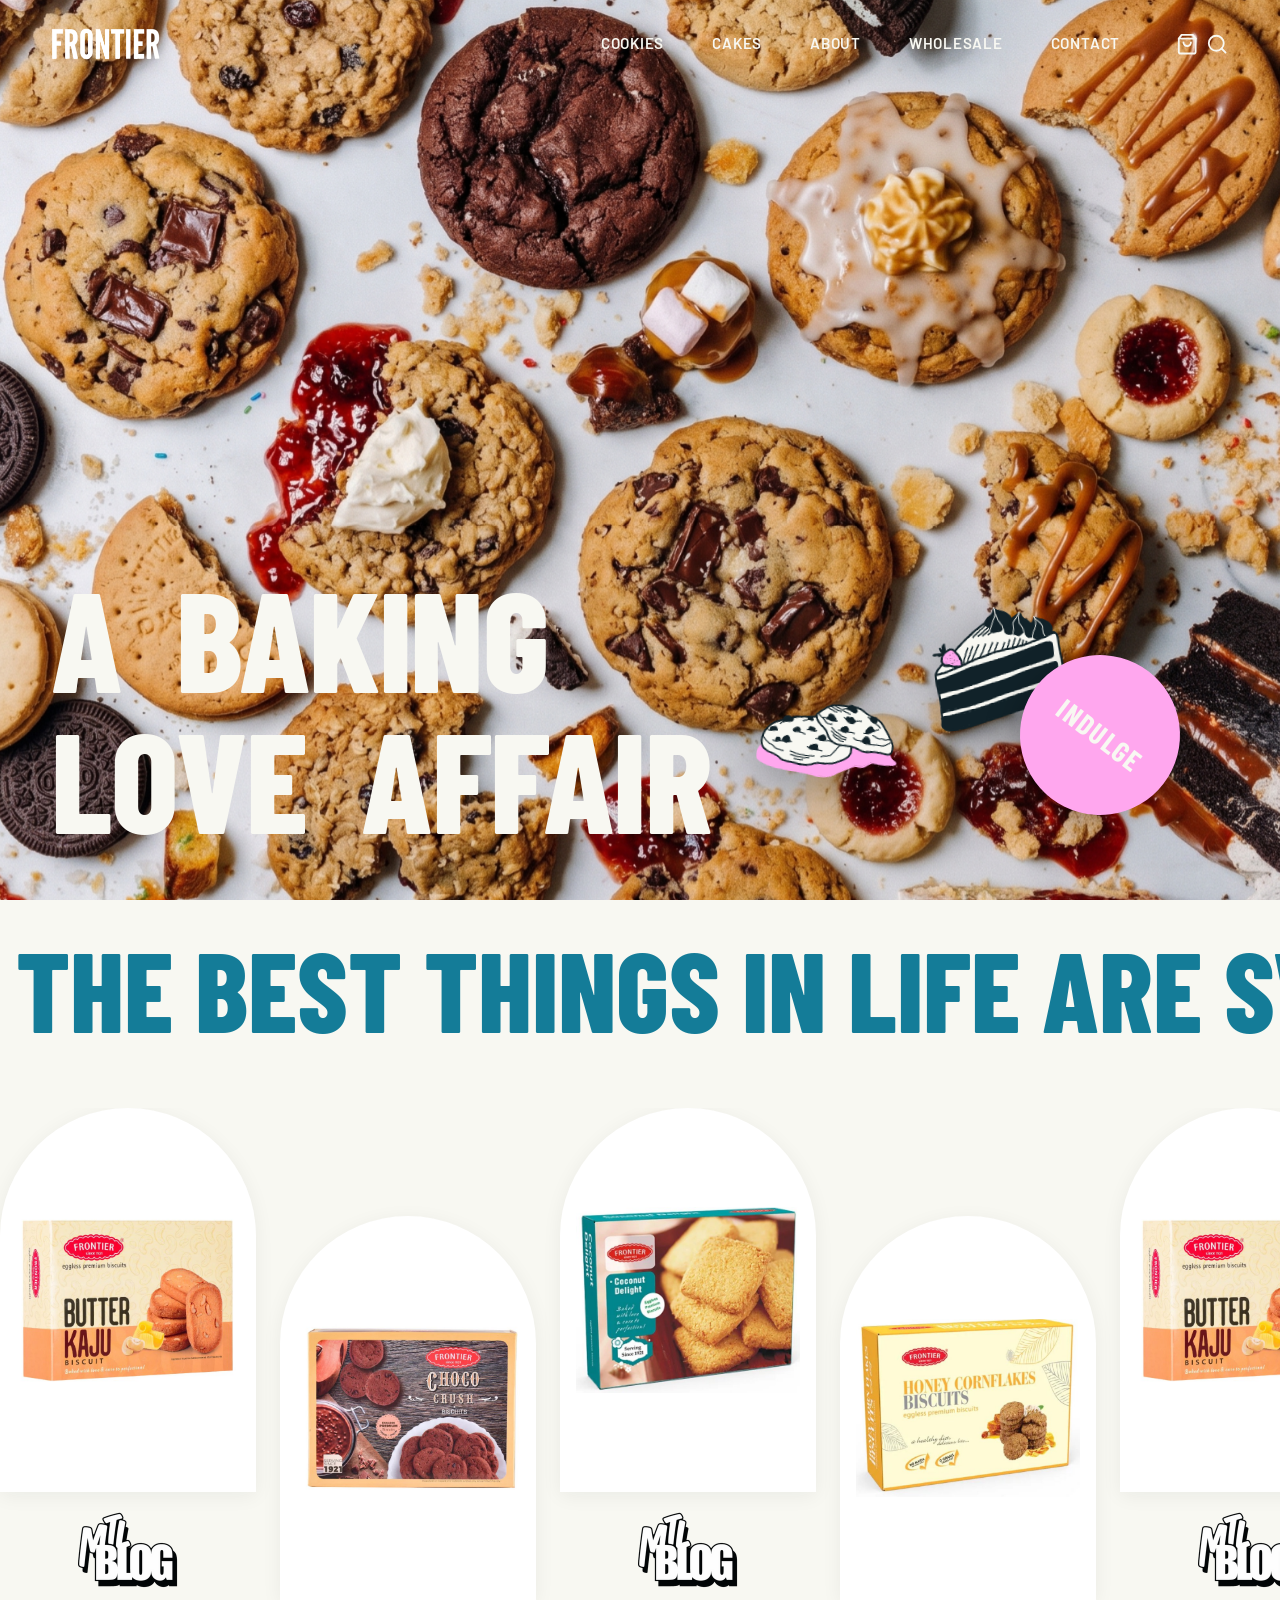
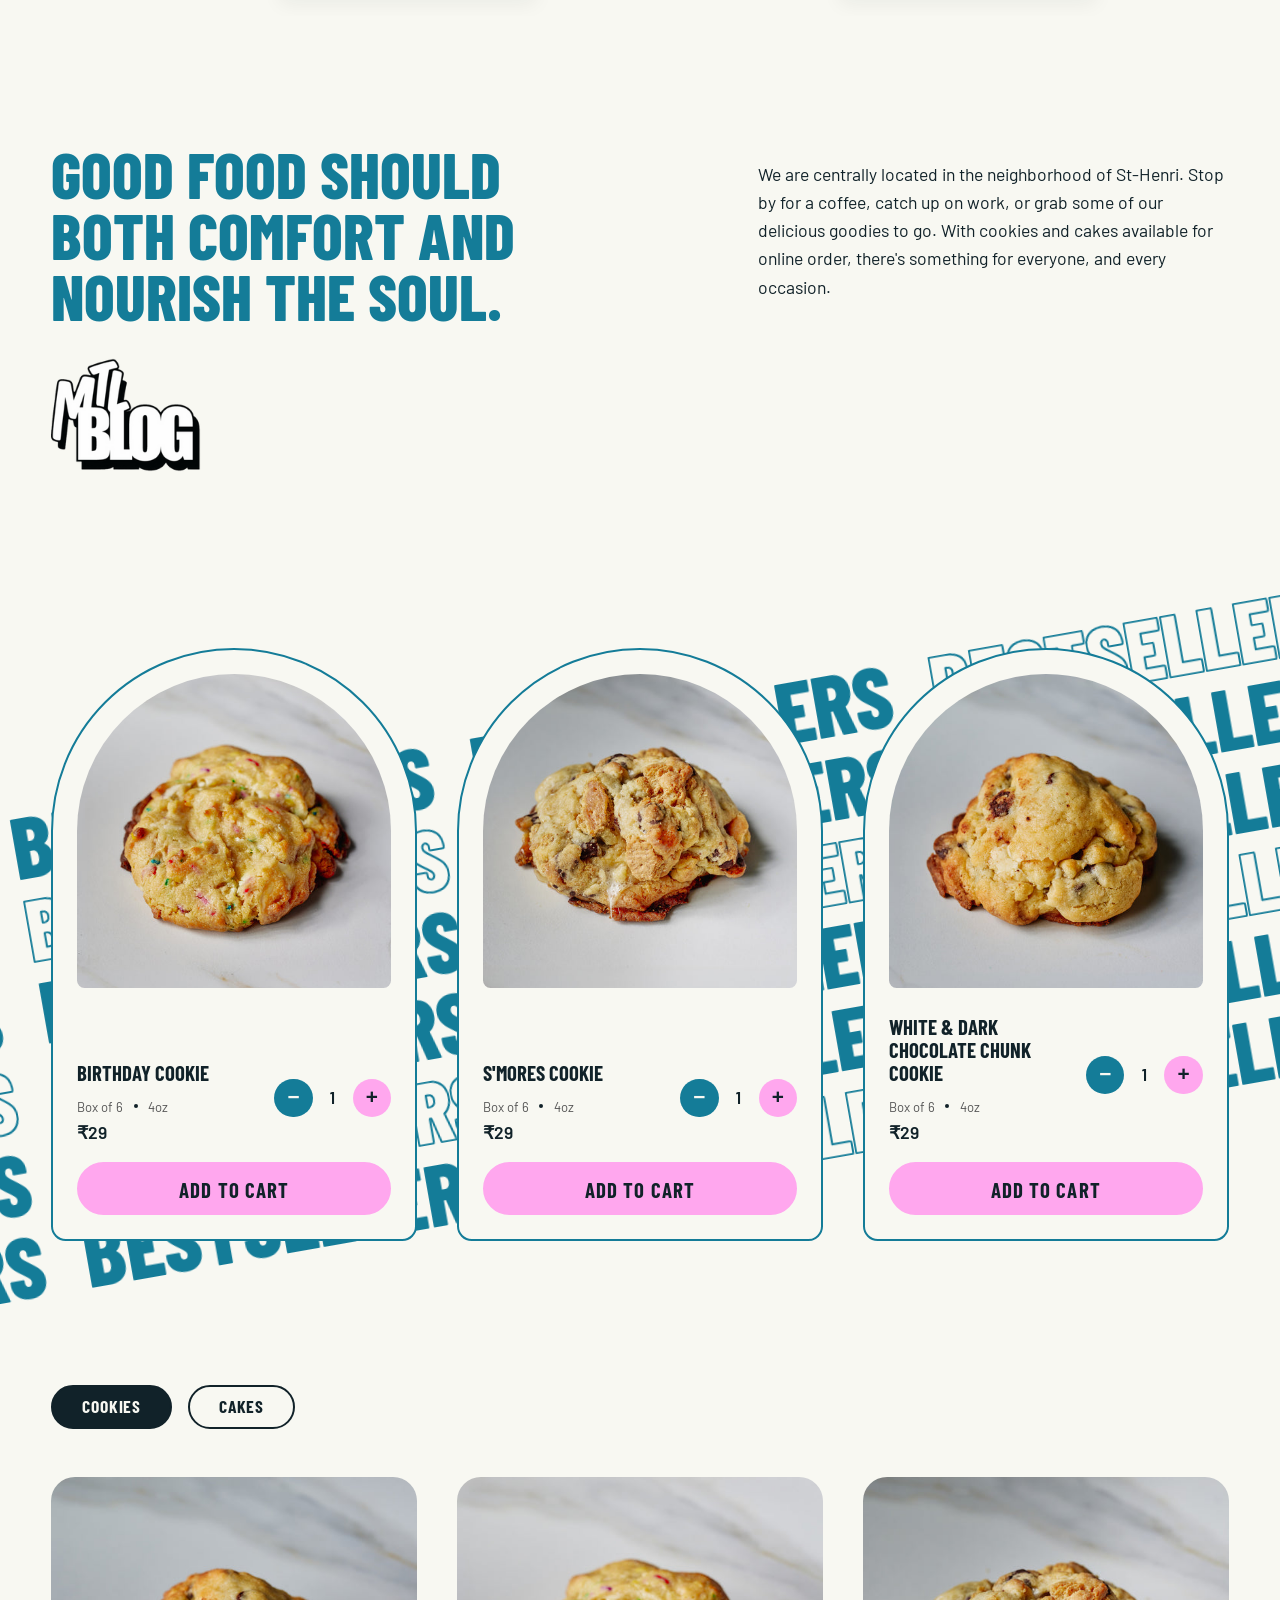
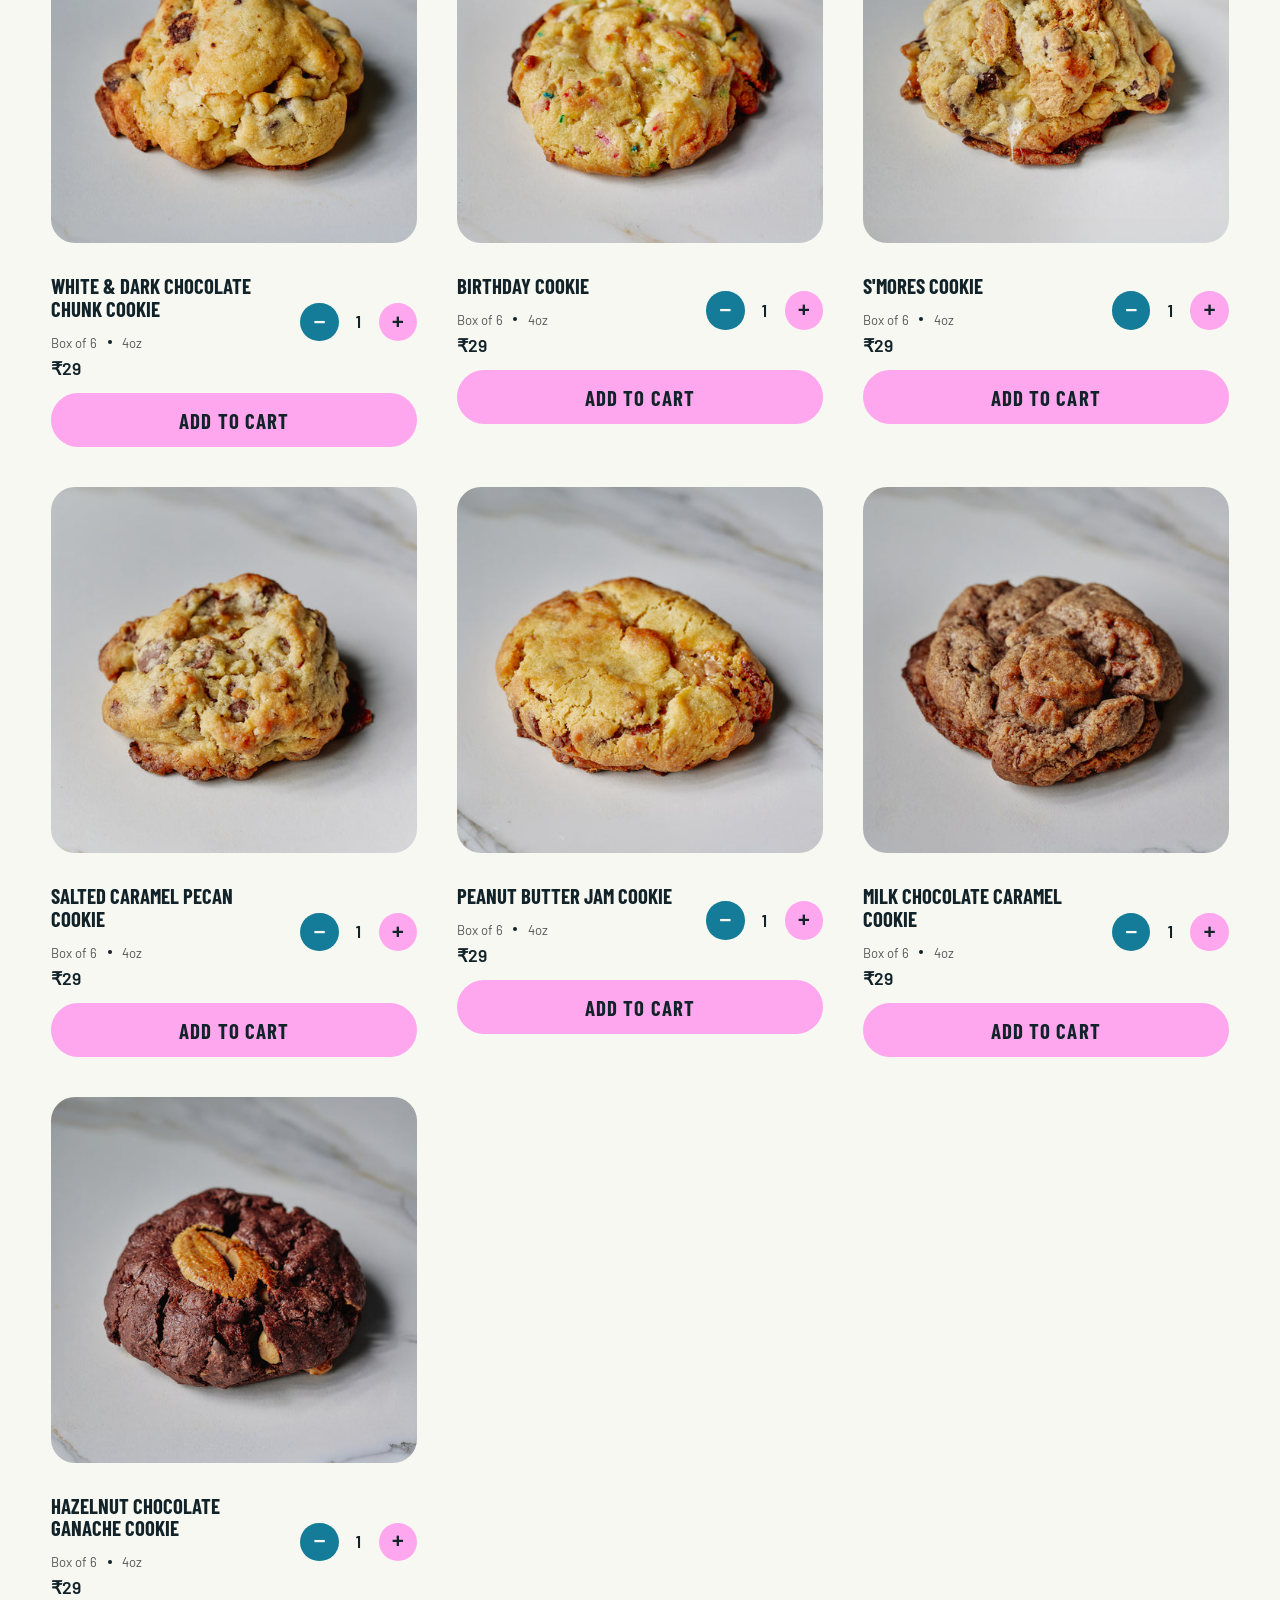
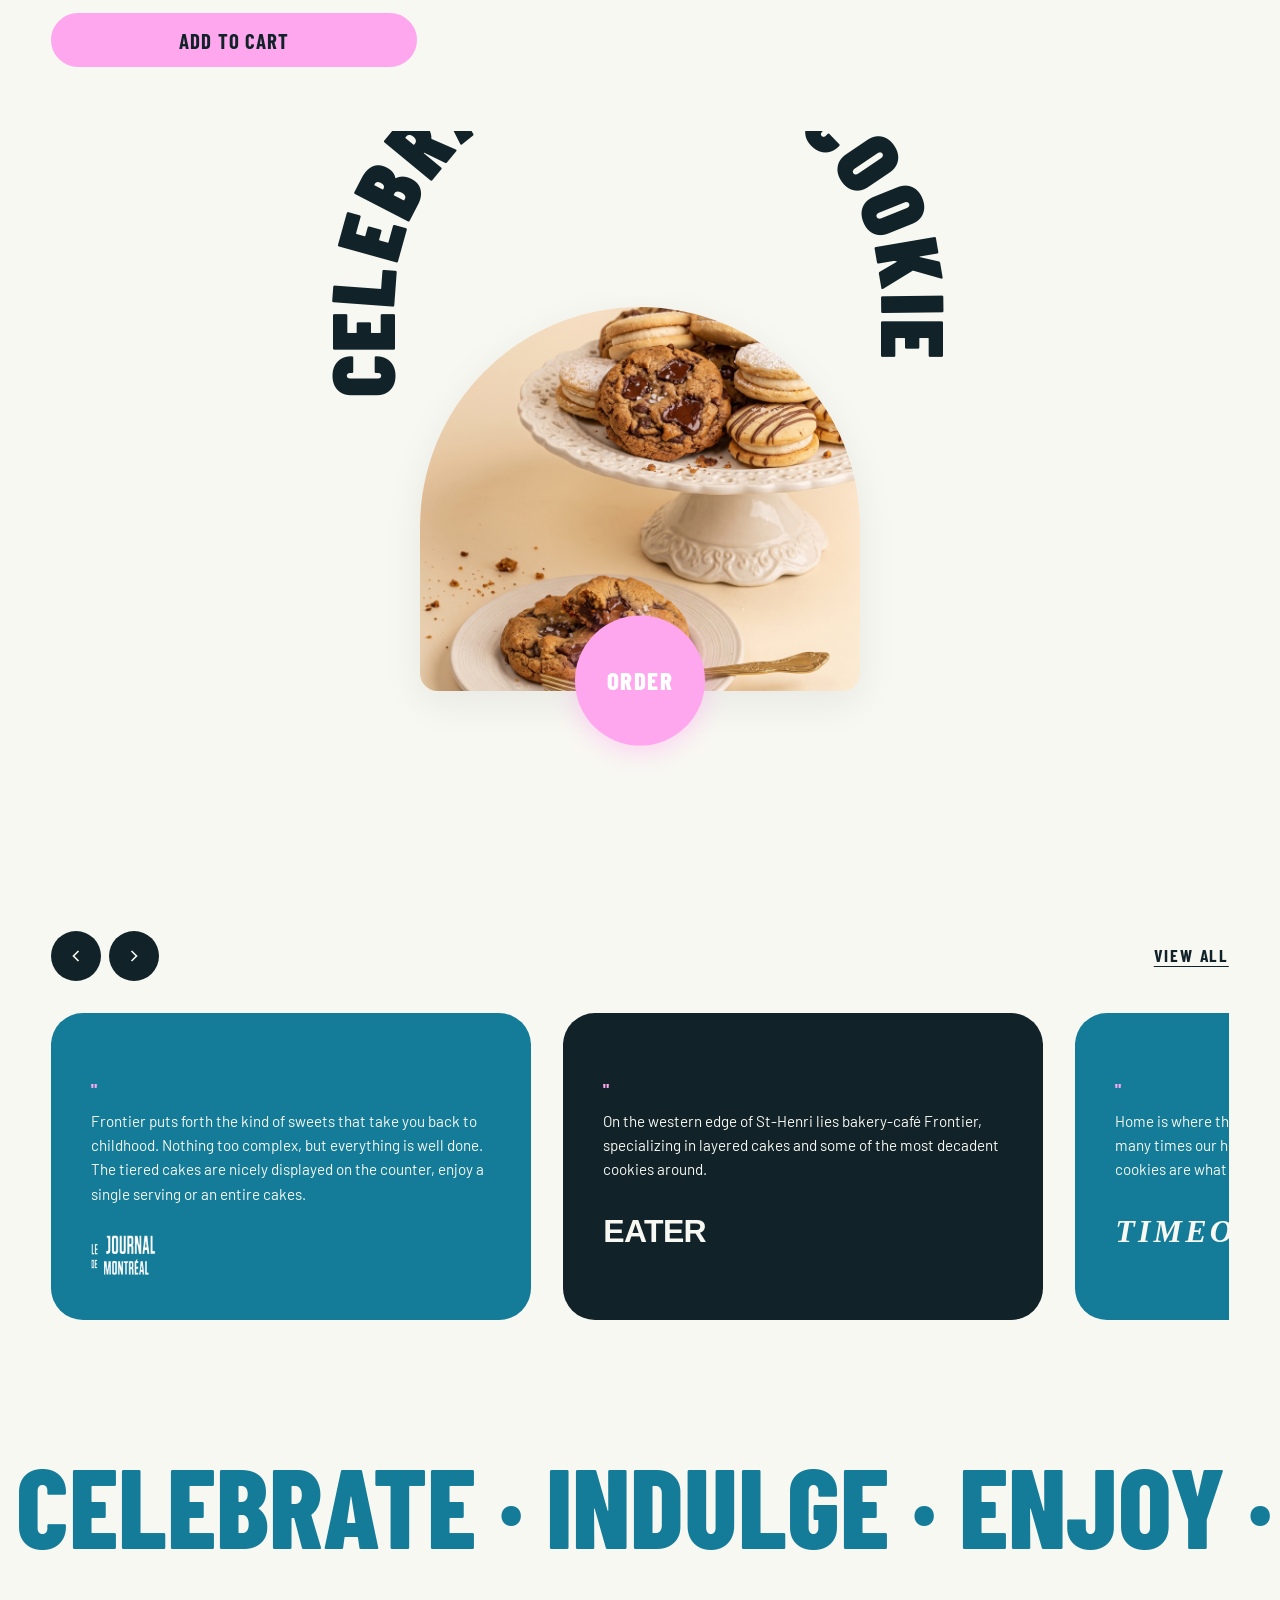
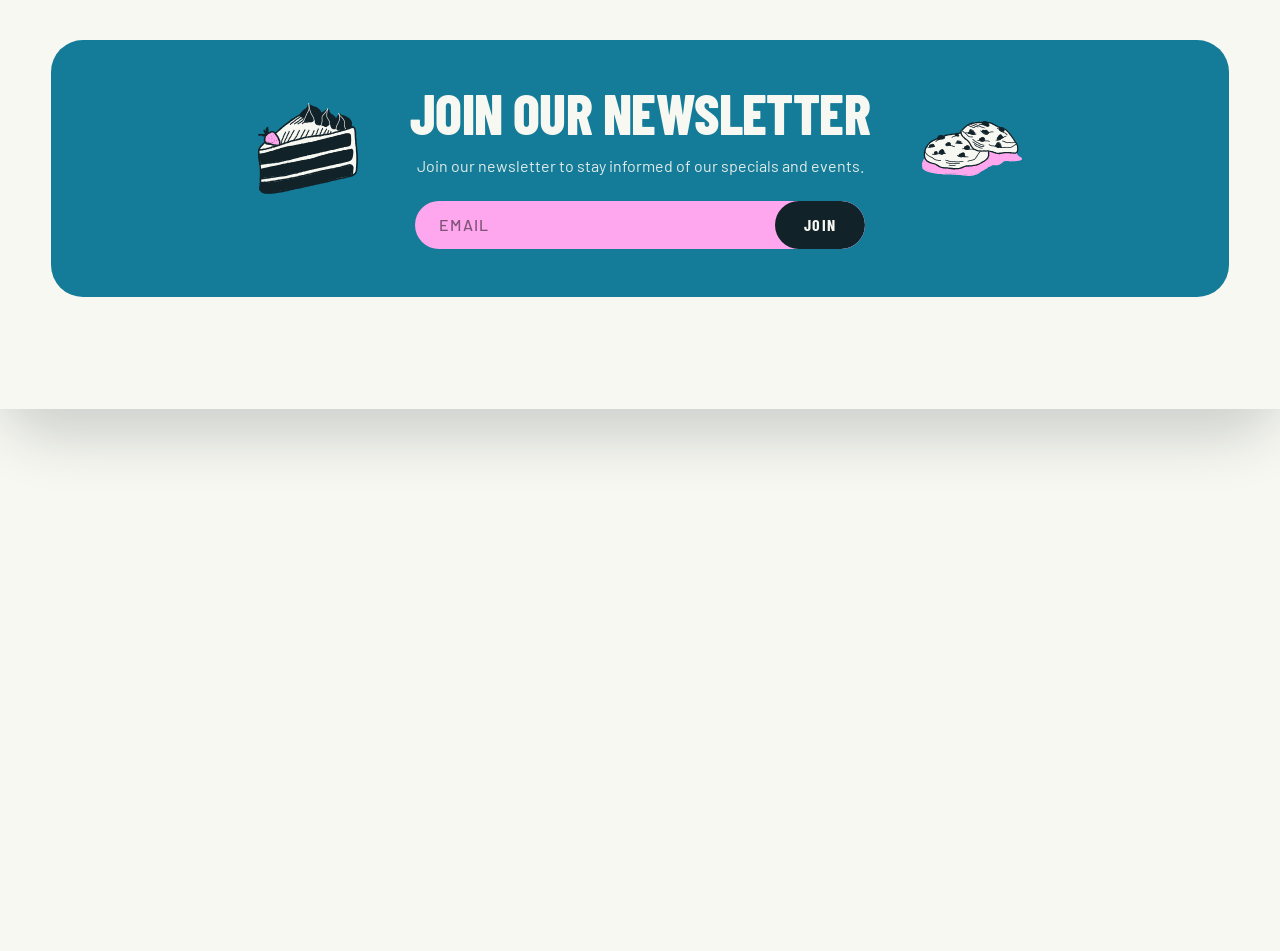
<file: index.html>
<!DOCTYPE html>
<html lang="en">

<head>
  <meta charset="UTF-8">
  <meta name="viewport" content="width=device-width, initial-scale=1.0">
  <title>Frontier Bakery</title>
  <link rel="icon" type="image/svg+xml" href="Components/cookie_full.svg">
  <link rel="stylesheet" href="main.css">
  <link rel="preconnect" href="https://fonts.googleapis.com">
  <link
    href="https://fonts.googleapis.com/css2?family=Barlow+Condensed:wght@400;600;700;800;900&family=Barlow:wght@400;500;600&display=swap"
    rel="stylesheet">
</head>

<body>

  <!-- HEADER / NAV -->
  <header id="main-header">
    <div class="site_logo">
      <a href="#" class="logo-link">
        <div class="Logo_Light Shown">
          <img src="Components/frontier-logo-white.png" alt="Frontier" />
        </div>
        <div class="Logo_Dark">
          <img src="Components/frontier-logo-dark.png" alt="Frontier" />
        </div>
      </a>
    </div>
    <nav>
      <ul class="main-menu">
        <li><a href="#tab-cookies">Cookies</a></li>
        <li><a href="#tab-cakes">Cakes</a></li>
        <li><a href="#about">About</a></li>
        <li><a href="#">Wholesale</a></li>
        <li><a href="contact.html">Contact</a></li>
      </ul>
      <div class="main-menu_right">
        <a href="#" class="menu_icon" aria-label="Cart">
          <svg class="Icon" xmlns="http://www.w3.org/2000/svg" viewBox="0 0 24 24" fill="none" stroke="currentColor"
            stroke-width="2" stroke-linecap="round" stroke-linejoin="round">
            <path d="M6 2L3 6v14a2 2 0 002 2h14a2 2 0 002-2V6l-3-4z" />
            <line x1="3" y1="6" x2="21" y2="6" />
            <path d="M16 10a4 4 0 01-8 0" />
          </svg>
        </a>
        <a href="#" class="menu_icon" aria-label="Search">
          <svg class="Icon" xmlns="http://www.w3.org/2000/svg" viewBox="0 0 24 24" fill="none" stroke="currentColor"
            stroke-width="2" stroke-linecap="round" stroke-linejoin="round">
            <circle cx="11" cy="11" r="8" />
            <line x1="21" y1="21" x2="16.65" y2="16.65" />
          </svg>
        </a>
      </div>
      <button class="menu_icon burger" aria-label="Menu">
        <svg xmlns="http://www.w3.org/2000/svg" viewBox="0 0 24 24" fill="none" stroke="currentColor" stroke-width="2">
          <line x1="3" y1="6" x2="21" y2="6" />
          <line x1="3" y1="12" x2="21" y2="12" />
          <line x1="3" y1="18" x2="21" y2="18" />
        </svg>
      </button>
    </nav>
  </header>

  <main>

    <!-- HERO SECTION -->
    <section class="Hero_Section">
      <div class="Hero_Wrapper Parallax_Wrapper" id="hero-wrapper">
        <div class="Hero_Back_Img Parallax_Back_Hero">
          <img src="Components/BERNICE_HeroCakeImage.png" alt="Frontier Bakery" class="Hero_Img" id="hero-img" />
        </div>
        <div class="Hero_Content Parallax_Hero_Front" id="hero-content">
          <div class="Hero_Heading_wrapper">
            <h1 class="Hero_Heading Cool_Text_Anim Words" id="hero-heading">
              <span class="Hero_Line Line_1">
                <span class="Word"><span>A</span></span>
                <span class="Word"><span>BAKING</span></span>
              </span>
              <span class="Hero_Line Line_2">
                <span class="Word"><span>LOVE</span></span>
                <span class="Word"><span>AFFAIR</span></span>
              </span>
            </h1>
            <div class="Hero_Float Parallax_Hero_Front" id="hero-float">
              <div class="Hero_Float_Anim">
                <a href="#tab-cookies" class="Hero_Float_Inner" data-content="Indulge">
                  INDULGE
                </a>
              </div>
            </div>
          </div>
          <div class="Hero_Stickers" id="hero-stickers">
            <div class="Hero_Sticker Sticker_Cake" title="Sweet Cakes">
              <img src="Components/cake_full.svg" alt="Cake SVG" />
            </div>
            <div class="Hero_Sticker Sticker_Cookie" title="Fresh Cookies">
              <img src="Components/cookie_full.svg" alt="Cookie SVG" />
            </div>
          </div>
        </div>
      </div>
    </section>

    <!-- MARQUEE SECTION -->
    <div class="Marquee">
      <div class="Marquee_Content" id="marquee1">
        <div>THE BEST THINGS IN LIFE ARE SWEET</div>
        <div class="Reversed">THE BEST THINGS IN LIFE ARE SWEET</div>
        <div>THE BEST THINGS IN LIFE ARE SWEET</div>
        <div class="Reversed">THE BEST THINGS IN LIFE ARE SWEET</div>
      </div>
    </div>

    <!-- ARCHES / GALLERY SECTION -->
    <section class="Arches_Display_Section">
      <div class="Arches_Display_Container">
        <div class="Arches_Display_Inner" id="arches-inner">
          <div class="Arch_Item">
            <div class="Window_Image Arch_Shape">
              <img src="Components/butter-kaju-biscuit.jpg" alt="Butter Kaju Biscuit" />
            </div>
            <div class="Arches_Display_Icon">
              <img src="Components/Fove_12.png" alt="Frontier bakery icon" />
            </div>
          </div>
          <div class="Arch_Item">
            <div class="Window_Image Arch_Shape">
              <img src="Components/choco-crush-biscuit.jpg" alt="Choco Crush Biscuits" />
            </div>
          </div>
          <div class="Arch_Item">
            <div class="Window_Image Arch_Shape">
              <img src="Components/coconut-delight-biscuit.jpg" alt="Coconut Delight Biscuit" />
            </div>
            <div class="Arches_Display_Icon">
              <img src="Components/Fove_12.png" alt="Frontier bakery icon" />
            </div>
          </div>
          <div class="Arch_Item">
            <div class="Window_Image Arch_Shape">
              <img src="Components/honey-cornflakes-biscuit.jpg" alt="Honey Cornflakes Biscuits" />
            </div>
          </div>
          <!-- Duplicate for seamless scroll -->
          <div class="Arch_Item">
            <div class="Window_Image Arch_Shape">
              <img src="Components/butter-kaju-biscuit.jpg" alt="Butter Kaju Biscuit" />
            </div>
            <div class="Arches_Display_Icon">
              <img src="Components/Fove_12.png" alt="Frontier bakery icon" />
            </div>
          </div>
          <div class="Arch_Item">
            <div class="Window_Image Arch_Shape">
              <img src="Components/choco-crush-biscuit.jpg" alt="Choco Crush Biscuits" />
            </div>
          </div>
          <div class="Arch_Item">
            <div class="Window_Image Arch_Shape">
              <img src="Components/coconut-delight-biscuit.jpg" alt="Coconut Delight Biscuit" />
            </div>
            <div class="Arches_Display_Icon">
              <img src="Components/Fove_12.png" alt="Frontier bakery icon" />
            </div>
          </div>
          <div class="Arch_Item">
            <div class="Window_Image Arch_Shape">
              <img src="Components/honey-cornflakes-biscuit.jpg" alt="Honey Cornflakes Biscuits" />
            </div>
          </div>
        </div>
      </div>
    </section>

    <!-- ABOUT SECTION -->
    <section class="About_Section" id="about">
      <div class="About_Content">
        <div class="About_Left">
          <h2 class="About_Heading">GOOD FOOD SHOULD<br>BOTH COMFORT AND<br>NOURISH THE SOUL.</h2>
          <div class="About_Icon">
            <img src="Components/Fove_12.png" alt="cake icon" />
          </div>
        </div>
        <div class="About_Right">
          <p>We are centrally located in the neighborhood of St-Henri. Stop by for a coffee, catch up on work, or grab
            some of our delicious goodies to go. With cookies and cakes available for online order, there's something
            for everyone, and every occasion.</p>
        </div>
      </div>
    </section>

    <!-- BESTSELLERS SECTION -->
    <section class="Bestsellers_Section">
      <!-- Animated Background Text Belt -->
      <div class="Bestsellers_Background_Belt" aria-hidden="true">
        <div class="Belt_Row">
          <div class="Belt_Content Reversed">
            <span class="Outlined">BESTSELLERS</span>
            <span>BESTSELLERS</span>
            <span>BESTSELLERS</span>
            <span class="Outlined">BESTSELLERS</span>
            <span>BESTSELLERS</span>
            <span>BESTSELLERS</span>
            <span class="Outlined">BESTSELLERS</span>
            <span>BESTSELLERS</span>
            <span class="Outlined">BESTSELLERS</span>
            <span>BESTSELLERS</span>
            <!-- Seamless loop duplicate -->
            <span class="Outlined">BESTSELLERS</span>
            <span>BESTSELLERS</span>
            <span>BESTSELLERS</span>
            <span class="Outlined">BESTSELLERS</span>
            <span>BESTSELLERS</span>
            <span>BESTSELLERS</span>
            <span class="Outlined">BESTSELLERS</span>
            <span>BESTSELLERS</span>
            <span class="Outlined">BESTSELLERS</span>
            <span>BESTSELLERS</span>
          </div>
        </div>
        <div class="Belt_Row">
          <div class="Belt_Content">
            <span>BESTSELLERS</span>
            <span class="Outlined">BESTSELLERS</span>
            <span>BESTSELLERS</span>
            <span>BESTSELLERS</span>
            <span class="Outlined">BESTSELLERS</span>
            <span>BESTSELLERS</span>
            <span>BESTSELLERS</span>
            <span class="Outlined">BESTSELLERS</span>
            <span>BESTSELLERS</span>
            <span class="Outlined">BESTSELLERS</span>
            <!-- Seamless loop duplicate -->
            <span>BESTSELLERS</span>
            <span class="Outlined">BESTSELLERS</span>
            <span>BESTSELLERS</span>
            <span>BESTSELLERS</span>
            <span class="Outlined">BESTSELLERS</span>
            <span>BESTSELLERS</span>
            <span>BESTSELLERS</span>
            <span class="Outlined">BESTSELLERS</span>
            <span>BESTSELLERS</span>
            <span class="Outlined">BESTSELLERS</span>
          </div>
        </div>
        <div class="Belt_Row">
          <div class="Belt_Content Reversed">
            <span>BESTSELLERS</span>
            <span>BESTSELLERS</span>
            <span class="Outlined">BESTSELLERS</span>
            <span>BESTSELLERS</span>
            <span>BESTSELLERS</span>
            <span class="Outlined">BESTSELLERS</span>
            <span>BESTSELLERS</span>
            <span>BESTSELLERS</span>
            <span class="Outlined">BESTSELLERS</span>
            <span>BESTSELLERS</span>
            <!-- Seamless loop duplicate -->
            <span>BESTSELLERS</span>
            <span>BESTSELLERS</span>
            <span class="Outlined">BESTSELLERS</span>
            <span>BESTSELLERS</span>
            <span>BESTSELLERS</span>
            <span class="Outlined">BESTSELLERS</span>
            <span>BESTSELLERS</span>
            <span>BESTSELLERS</span>
            <span class="Outlined">BESTSELLERS</span>
            <span>BESTSELLERS</span>
          </div>
        </div>
        <div class="Belt_Row">
          <div class="Belt_Content">
            <span class="Outlined">BESTSELLERS</span>
            <span>BESTSELLERS</span>
            <span>BESTSELLERS</span>
            <span class="Outlined">BESTSELLERS</span>
            <span>BESTSELLERS</span>
            <span>BESTSELLERS</span>
            <span class="Outlined">BESTSELLERS</span>
            <span>BESTSELLERS</span>
            <span>BESTSELLERS</span>
            <span class="Outlined">BESTSELLERS</span>
            <!-- Seamless loop duplicate -->
            <span class="Outlined">BESTSELLERS</span>
            <span>BESTSELLERS</span>
            <span>BESTSELLERS</span>
            <span class="Outlined">BESTSELLERS</span>
            <span>BESTSELLERS</span>
            <span>BESTSELLERS</span>
            <span class="Outlined">BESTSELLERS</span>
            <span>BESTSELLERS</span>
            <span>BESTSELLERS</span>
            <span class="Outlined">BESTSELLERS</span>
          </div>
        </div>
        <div class="Belt_Row">
          <div class="Belt_Content Reversed">
            <span>BESTSELLERS</span>
            <span class="Outlined">BESTSELLERS</span>
            <span>BESTSELLERS</span>
            <span>BESTSELLERS</span>
            <span class="Outlined">BESTSELLERS</span>
            <span>BESTSELLERS</span>
            <span>BESTSELLERS</span>
            <span class="Outlined">BESTSELLERS</span>
            <span>BESTSELLERS</span>
            <span>BESTSELLERS</span>
            <!-- Seamless loop duplicate -->
            <span>BESTSELLERS</span>
            <span class="Outlined">BESTSELLERS</span>
            <span>BESTSELLERS</span>
            <span>BESTSELLERS</span>
            <span class="Outlined">BESTSELLERS</span>
            <span>BESTSELLERS</span>
            <span>BESTSELLERS</span>
            <span class="Outlined">BESTSELLERS</span>
            <span>BESTSELLERS</span>
            <span>BESTSELLERS</span>
          </div>
        </div>
        <div class="Belt_Row">
          <div class="Belt_Content">
            <span>BESTSELLERS</span>
            <span>BESTSELLERS</span>
            <span class="Outlined">BESTSELLERS</span>
            <span>BESTSELLERS</span>
            <span class="Outlined">BESTSELLERS</span>
            <span>BESTSELLERS</span>
            <span>BESTSELLERS</span>
            <span class="Outlined">BESTSELLERS</span>
            <span>BESTSELLERS</span>
            <span class="Outlined">BESTSELLERS</span>
            <!-- Seamless loop duplicate -->
            <span>BESTSELLERS</span>
            <span>BESTSELLERS</span>
            <span class="Outlined">BESTSELLERS</span>
            <span>BESTSELLERS</span>
            <span class="Outlined">BESTSELLERS</span>
            <span>BESTSELLERS</span>
            <span>BESTSELLERS</span>
            <span class="Outlined">BESTSELLERS</span>
            <span>BESTSELLERS</span>
            <span class="Outlined">BESTSELLERS</span>
          </div>
        </div>
      </div>
      <div class="Bestsellers_Grid">
        <!-- Product 1 -->
        <div class="Product_Item">
          <a href="#" class="Product_Item_Image">
            <img src="Components/birthday-cookie-1.jpg" alt="Birthday Cookie"
              onerror="this.src='Components/Two_Food_Photograhers-160.jpg'" />
            <div class="Product_Item_Second_Image">
              <img src="Components/birthday-cookie-2.png" alt="Birthday Cookie 2"
                onerror="this.src='Components/Two_Food_Photograhers-160.jpg'" />
            </div>
            <span class="Product_Item_Ingredient" style="--top: 30%; --left: 50%; --rotation: -15deg;">RAINBOW
              SPRINKLES</span>
          </a>
          <div class="Product_Item_Content">
            <div>
              <p class="Product_Item_Title">BIRTHDAY COOKIE</p>
              <p><span class="Format">Box of 6</span> <span class="Separator_Dot"></span> <span
                  class="Weight">4oz</span></p>
              <span class="Price">₹29</span>
            </div>
            <div class="Quantity_Selector">
              <button class="qty-btn minus">−</button>
              <span class="qty-num">1</span>
              <button class="qty-btn plus">+</button>
            </div>
          </div>
          <div class="Product_Item_Submit_Container">
            <button class="Product_Item_Submit">ADD TO CART</button>
          </div>
        </div>

        <!-- Product 2 -->
        <div class="Product_Item">
          <a href="#" class="Product_Item_Image">
            <img src="Components/smores-cookie-1.jpg" alt="S'mores Cookie" />
            <div class="Product_Item_Second_Image">
              <img src="Components/smores-cookie-2.png" alt="S'mores Cookie 2" />
            </div>
            <span class="Product_Item_Ingredient"
              style="--top: 25%; --left: 40%; --rotation: 10deg;">MARSHMALLOWS</span>
            <span class="Product_Item_Ingredient" style="--top: 40%; --left: 65%; --rotation: -8deg;">DARK
              CHOCOLATE</span>
            <span class="Product_Item_Ingredient" style="--top: 65%; --left: 50%; --rotation: 5deg;">GRAHAM
              CRACKERS</span>
          </a>
          <div class="Product_Item_Content">
            <div>
              <p class="Product_Item_Title">S'MORES COOKIE</p>
              <p><span class="Format">Box of 6</span> <span class="Separator_Dot"></span> <span
                  class="Weight">4oz</span></p>
              <span class="Price">₹29</span>
            </div>
            <div class="Quantity_Selector">
              <button class="qty-btn minus">−</button>
              <span class="qty-num">1</span>
              <button class="qty-btn plus">+</button>
            </div>
          </div>
          <div class="Product_Item_Submit_Container">
            <button class="Product_Item_Submit">ADD TO CART</button>
          </div>
        </div>

        <!-- Product 3 -->
        <div class="Product_Item">
          <a href="#" class="Product_Item_Image">
            <img src="Components/white-dark-chocolate-chunk-cookie-1.jpg" alt="White & Dark Chocolate Chunk Cookie" />
            <div class="Product_Item_Second_Image">
              <img src="Components/white-dark-chocolate-chunk-cookie-2.png"
                alt="White & Dark Chocolate Chunk Cookie 2" />
            </div>
          </a>
          <div class="Product_Item_Content">
            <div>
              <p class="Product_Item_Title">WHITE & DARK CHOCOLATE CHUNK COOKIE</p>
              <p><span class="Format">Box of 6</span> <span class="Separator_Dot"></span> <span
                  class="Weight">4oz</span></p>
              <span class="Price">₹29</span>
            </div>
            <div class="Quantity_Selector">
              <button class="qty-btn minus">−</button>
              <span class="qty-num">1</span>
              <button class="qty-btn plus">+</button>
            </div>
          </div>
          <div class="Product_Item_Submit_Container">
            <button class="Product_Item_Submit">ADD TO CART</button>
          </div>
        </div>
      </div>
    </section>

    <!-- SHOP TABS SECTION -->
    <section class="Shop_Section">
      <div class="Shop_Tabs">
        <button class="Shop_Tab active" data-tab="cookies">COOKIES</button>
        <button class="Shop_Tab" data-tab="cakes">CAKES</button>
      </div>
      <div class="Shop_Grid" id="tab-cookies">
        <div class="Product_Item">
          <a href="#" class="Product_Item_Image Square">
            <img src="Components/white-dark-chocolate-chunk-cookie-1.jpg" alt="White & Dark Chocolate Chunk Cookie" />
          </a>
          <div class="Product_Item_Content">
            <div>
              <p class="Product_Item_Title">WHITE & DARK CHOCOLATE CHUNK COOKIE</p>
              <p><span class="Format">Box of 6</span> <span class="Separator_Dot"></span> <span
                  class="Weight">4oz</span></p>
              <span class="Price">₹29</span>
            </div>
            <div class="Quantity_Selector">
              <button class="qty-btn minus">−</button>
              <span class="qty-num">1</span>
              <button class="qty-btn plus">+</button>
            </div>
          </div>
          <div class="Product_Item_Submit_Container">
            <button class="Product_Item_Submit">ADD TO CART</button>
          </div>
        </div>
        <div class="Product_Item">
          <a href="#" class="Product_Item_Image Square">
            <img src="Components/birthday-cookie-1.jpg" alt="Birthday Cookie"
              onerror="this.src='Components/Two_Food_Photograhers-164.jpg'" />
          </a>
          <div class="Product_Item_Content">
            <div>
              <p class="Product_Item_Title">BIRTHDAY COOKIE</p>
              <p><span class="Format">Box of 6</span> <span class="Separator_Dot"></span> <span
                  class="Weight">4oz</span></p>
              <span class="Price">₹29</span>
            </div>
            <div class="Quantity_Selector">
              <button class="qty-btn minus">−</button>
              <span class="qty-num">1</span>
              <button class="qty-btn plus">+</button>
            </div>
          </div>
          <div class="Product_Item_Submit_Container">
            <button class="Product_Item_Submit">ADD TO CART</button>
          </div>
        </div>
        <div class="Product_Item">
          <a href="#" class="Product_Item_Image Square">
            <img src="Components/smores-cookie-1.jpg" alt="S'mores Cookie" />
          </a>
          <div class="Product_Item_Content">
            <div>
              <p class="Product_Item_Title">S'MORES COOKIE</p>
              <p><span class="Format">Box of 6</span> <span class="Separator_Dot"></span> <span
                  class="Weight">4oz</span></p>
              <span class="Price">₹29</span>
            </div>
            <div class="Quantity_Selector">
              <button class="qty-btn minus">−</button>
              <span class="qty-num">1</span>
              <button class="qty-btn plus">+</button>
            </div>
          </div>
          <div class="Product_Item_Submit_Container">
            <button class="Product_Item_Submit">ADD TO CART</button>
          </div>
        </div>
        <div class="Product_Item">
          <a href="#" class="Product_Item_Image Square">
            <img src="Components/salted-caramel-pecan-cookie-1.jpg" alt="Salted Caramel Pecan Cookie" />
          </a>
          <div class="Product_Item_Content">
            <div>
              <p class="Product_Item_Title">SALTED CARAMEL PECAN COOKIE</p>
              <p><span class="Format">Box of 6</span> <span class="Separator_Dot"></span> <span
                  class="Weight">4oz</span></p>
              <span class="Price">₹29</span>
            </div>
            <div class="Quantity_Selector">
              <button class="qty-btn minus">−</button>
              <span class="qty-num">1</span>
              <button class="qty-btn plus">+</button>
            </div>
          </div>
          <div class="Product_Item_Submit_Container">
            <button class="Product_Item_Submit">ADD TO CART</button>
          </div>
        </div>
        <div class="Product_Item">
          <a href="#" class="Product_Item_Image Square">
            <img src="Components/peanut-butter-jam-cookie-1.jpg" alt="Peanut Butter Jam Cookie" />
          </a>
          <div class="Product_Item_Content">
            <div>
              <p class="Product_Item_Title">PEANUT BUTTER JAM COOKIE</p>
              <p><span class="Format">Box of 6</span> <span class="Separator_Dot"></span> <span
                  class="Weight">4oz</span></p>
              <span class="Price">₹29</span>
            </div>
            <div class="Quantity_Selector">
              <button class="qty-btn minus">−</button>
              <span class="qty-num">1</span>
              <button class="qty-btn plus">+</button>
            </div>
          </div>
          <div class="Product_Item_Submit_Container">
            <button class="Product_Item_Submit">ADD TO CART</button>
          </div>
        </div>
        <div class="Product_Item">
          <a href="#" class="Product_Item_Image Square">
            <img src="Components/milk-chocolate-caramel-cookie-1.jpg" alt="Milk Chocolate Caramel Cookie" />
          </a>
          <div class="Product_Item_Content">
            <div>
              <p class="Product_Item_Title">MILK CHOCOLATE CARAMEL COOKIE</p>
              <p><span class="Format">Box of 6</span> <span class="Separator_Dot"></span> <span
                  class="Weight">4oz</span></p>
              <span class="Price">₹29</span>
            </div>
            <div class="Quantity_Selector">
              <button class="qty-btn minus">−</button>
              <span class="qty-num">1</span>
              <button class="qty-btn plus">+</button>
            </div>
          </div>
          <div class="Product_Item_Submit_Container">
            <button class="Product_Item_Submit">ADD TO CART</button>
          </div>
        </div>
        <div class="Product_Item">
          <a href="#" class="Product_Item_Image Square">
            <img src="Components/hazelnut-chocolate-ganache-cookie-1.jpg" alt="Hazelnut Chocolate Ganache Cookie" />
            <div class="Product_Item_Second_Image">
              <img src="Components/hazelnut-chocolate-ganache-cookie-2.png" alt="Hazelnut Chocolate Ganache Cookie 2" />
            </div>
          </a>
          <div class="Product_Item_Content">
            <div>
              <p class="Product_Item_Title">HAZELNUT CHOCOLATE GANACHE COOKIE</p>
              <p><span class="Format">Box of 6</span> <span class="Separator_Dot"></span> <span
                  class="Weight">4oz</span></p>
              <span class="Price">₹29</span>
            </div>
            <div class="Quantity_Selector">
              <button class="qty-btn minus">−</button>
              <span class="qty-num">1</span>
              <button class="qty-btn plus">+</button>
            </div>
          </div>
          <div class="Product_Item_Submit_Container">
            <button class="Product_Item_Submit">ADD TO CART</button>
          </div>
        </div>
      </div>

      <!-- Cakes Tab (hidden by default) -->
      <div class="Shop_Grid hidden" id="tab-cakes">
        <div class="Product_Item">
          <a href="#" class="Product_Item_Image Square">
            <img src="Components/Bernice-BrownButterCake-03.jpg" alt="Brown Butter Cake" />
          </a>
          <div class="Product_Item_Content">
            <div>
              <p class="Product_Item_Title">BROWN BUTTER CAKE</p>
              <p><span class="Format">6 inch</span> <span class="Separator_Dot"></span> <span class="Weight">Serves
                  8</span></p>
              <span class="Price">₹75</span>
            </div>
            <div class="Quantity_Selector">
              <button class="qty-btn minus">−</button>
              <span class="qty-num">1</span>
              <button class="qty-btn plus">+</button>
            </div>
          </div>
          <div class="Product_Item_Submit_Container">
            <button class="Product_Item_Submit">ADD TO CART</button>
          </div>
        </div>
        <div class="Product_Item">
          <a href="#" class="Product_Item_Image Square">
            <img src="Components/honeycake-01.jpg" alt="Honey Cake" />
          </a>
          <div class="Product_Item_Content">
            <div>
              <p class="Product_Item_Title">HONEY CAKE</p>
              <p><span class="Format">6 inch</span> <span class="Separator_Dot"></span> <span class="Weight">Serves
                  8</span></p>
              <span class="Price">₹75</span>
            </div>
            <div class="Quantity_Selector">
              <button class="qty-btn minus">−</button>
              <span class="qty-num">1</span>
              <button class="qty-btn plus">+</button>
            </div>
          </div>
          <div class="Product_Item_Submit_Container">
            <button class="Product_Item_Submit">ADD TO CART</button>
          </div>
        </div>
        <div class="Product_Item">
          <a href="#" class="Product_Item_Image Square">
            <img src="Components/LemonPoppyseed-01b.jpg" alt="Lemon Poppyseed Cake" />
          </a>
          <div class="Product_Item_Content">
            <div>
              <p class="Product_Item_Title">LEMON POPPYSEED CAKE</p>
              <p><span class="Format">6 inch</span> <span class="Separator_Dot"></span> <span class="Weight">Serves
                  8</span></p>
              <span class="Price">₹75</span>
            </div>
            <div class="Quantity_Selector">
              <button class="qty-btn minus">−</button>
              <span class="qty-num">1</span>
              <button class="qty-btn plus">+</button>
            </div>
          </div>
          <div class="Product_Item_Submit_Container">
            <button class="Product_Item_Submit">ADD TO CART</button>
          </div>
        </div>
      </div>
    </section>

    <!-- CELEBRATE WITH COOKIE CTA -->
    <section class="Collections_CTA_Section">
      <div class="Collections_CTA_Image">
        <div class="Arch_Shape CTA_Arch">
          <img src="Components/Gemini_Generated_Image_76zj1a76zj1a76zj.png" alt="Celebrate with cookies" />
        </div>
        <div class="Collections_CTA_Button">
          <a href="#tab-cookies">ORDER</a>
        </div>
        <svg class="Collections_CTA_Title_SVG" viewBox="0 0 221.66 283.6" aria-hidden="true">
          <path id="celebratePath"
            d="M 0.5 283.6 V 106 C 0.5 48.7 48.7 5 106 5 H 111.6 C 171.1 5 219.4 48.8 219.4 108.4 V 283.6"
            fill="none" />
          <text font-family="'Barlow Condensed', sans-serif" font-weight="900" font-size="44" letter-spacing="0.5"
            fill="var(--dark)">
            <textPath id="celebrateTextPath" href="#celebratePath" startOffset="80">CELEBRATE WITH COOKIE</textPath>
          </text>
        </svg>
      </div>
    </section>

    <!-- TESTIMONIALS SECTION -->
    <section class="Testimonials_Section">
      <div class="Testimonials_Header">
        <div class="Testimonials_Nav">
          <button class="Testimonials_Btn" id="prev-btn" aria-label="Previous">
            <svg xmlns="http://www.w3.org/2000/svg" viewBox="0 0 24 24" fill="none" stroke="currentColor"
              stroke-width="2">
              <polyline points="15,18 9,12 15,6" />
            </svg>
          </button>
          <button class="Testimonials_Btn" id="next-btn" aria-label="Next">
            <svg xmlns="http://www.w3.org/2000/svg" viewBox="0 0 24 24" fill="none" stroke="currentColor"
              stroke-width="2">
              <polyline points="9,18 15,12 9,6" />
            </svg>
          </button>
        </div>
        <a href="#" class="View_All_Link">VIEW ALL</a>
      </div>
      <div class="Testimonials_Scroller">
        <div class="Testimonials_Container" id="testimonials-container">
          <div class="Testimonial">
            <p class="Citations">"</p>
            <p>Frontier puts forth the kind of sweets that take you back to childhood. Nothing too complex, but
              everything is well done. The tiered cakes are nicely displayed on the counter, enjoy a single serving or
              an entire cakes.</p>
            <div class="Testimonial_Logo">
              <img src="Components/Journal-de-montreal-logo.png" alt="TASTET"
                onerror="this.outerHTML='<span class=\'logo-text-fallback\'>TASTET</span>'" />
            </div>
          </div>
          <div class="Testimonial">
            <p class="Citations">"</p>
            <p>On the western edge of St-Henri lies bakery-café Frontier, specializing in layered cakes and some of the
              most decadent cookies around.</p>
            <div class="Testimonial_Logo">
              <span class="logo-text-fallback eater-logo">EATER</span>
            </div>
          </div>
          <div class="Testimonial">
            <p class="Citations">"</p>
            <p>Home is where the heart is—or is that cookies? Because many times our home has been at Frontier, where
              the cookies are what all cookies should be.</p>
            <div class="Testimonial_Logo">
              <span class="logo-text-fallback timeout-logo">TimeOut</span>
            </div>
          </div>
          <!-- Duplicates for infinite scroll -->
          <div class="Testimonial">
            <p class="Citations">"</p>
            <p>Frontier puts forth the kind of sweets that take you back to childhood. Nothing too complex, but
              everything is well done. The tiered cakes are nicely displayed on the counter, enjoy a single serving or
              an entire cakes.</p>
            <div class="Testimonial_Logo">
              <span class="logo-text-fallback">TASTET</span>
            </div>
          </div>
          <div class="Testimonial">
            <p class="Citations">"</p>
            <p>On the western edge of St-Henri lies bakery-café Frontier, specializing in layered cakes and some of the
              most decadent cookies around.</p>
            <div class="Testimonial_Logo">
              <span class="logo-text-fallback eater-logo">EATER</span>
            </div>
          </div>
          <div class="Testimonial">
            <p class="Citations">"</p>
            <p>Home is where the heart is—or is that cookies? Because many times our home has been at Frontier, where
              the cookies are what all cookies should be.</p>
            <div class="Testimonial_Logo">
              <span class="logo-text-fallback timeout-logo">TimeOut</span>
            </div>
          </div>
        </div>
      </div>
    </section>

    <!-- MARQUEE 2 -->
    <div class="Marquee">
      <div class="Marquee_Content Reversed">
        <div>CELEBRATE · INDULGE · ENJOY · BAKE · SHARE</div>
        <div>CELEBRATE · INDULGE · ENJOY · BAKE · SHARE</div>
        <div>CELEBRATE · INDULGE · ENJOY · BAKE · SHARE</div>
        <div>CELEBRATE · INDULGE · ENJOY · BAKE · SHARE</div>
      </div>
    </div>

    <!-- NEWSLETTER SECTION -->
    <section class="Newsletter_Section">
      <div class="Newsletter_Wrapper">
        <div class="Newsletter_Icon left">
          <img src="Components/cake_full.svg" alt="cake icon" />
        </div>
        <div class="Newsletter_Content">
          <h2 class="Newsletter_Heading">JOIN OUR NEWSLETTER</h2>
          <p>Join our newsletter to stay informed of our specials and events.</p>
          <form class="Newsletter_Form">
            <input type="email" placeholder="EMAIL" class="Newsletter_Input" />
            <button type="submit" class="Newsletter_Btn">JOIN</button>
          </form>
        </div>
        <div class="Newsletter_Icon right">
          <img src="Components/cookie_full.svg" alt="cookies" />
        </div>
      </div>
    </section>

  </main>

  <!-- FOOTER -->
  <footer class="Site_Footer">
    <div class="Footer_Top">
      <div class="Footer_Info">
        <p><a href="mailto:bonjour@frontierbakery.com">bonjour@frontierbakery.com</a><br><a href="tel:+919033995419">+91
            90339 95419</a></p>
        <div class="Footer_Apps">
          <a href="#" class="Footer_App uber-eats">Uber<br>Eats</a>
          <a href="#" class="Footer_App doordash">D</a>
        </div>
        <a href="#" class="Footer_Instagram">Follow us on Instagram</a>
      </div>
      <div class="Footer_Nav">
        <ul>
          <li><a href="#tab-cookies">Cookies</a></li>
          <li><a href="#tab-cakes">Cakes</a></li>
          <li><a href="#about">About</a></li>
        </ul>
        <ul>
          <li><a href="#">Wholesale</a></li>
          <li><a href="contact.html">Contact</a></li>
          <li><a href="#">Français</a></li>
        </ul>
      </div>
      <div class="Footer_Newsletter">
        <form class="Newsletter_Form small">
          <input type="email" placeholder="EMAIL" class="Newsletter_Input" />
          <button type="submit" class="Newsletter_Btn">JOIN</button>
        </form>
      </div>
    </div>
    <div class="Footer_Big_Name">FRONTIER</div>
    <div class="Footer_Bottom">
      <span>Copyright 2026 | Frontier Bakery</span>
      <span><a href="#">Terms of use</a> | <a href="#">Privacy policy</a></span>
      <span></span>
    </div>
  </footer>

  <script src="main.js"></script>
</body>

</html>
</file>
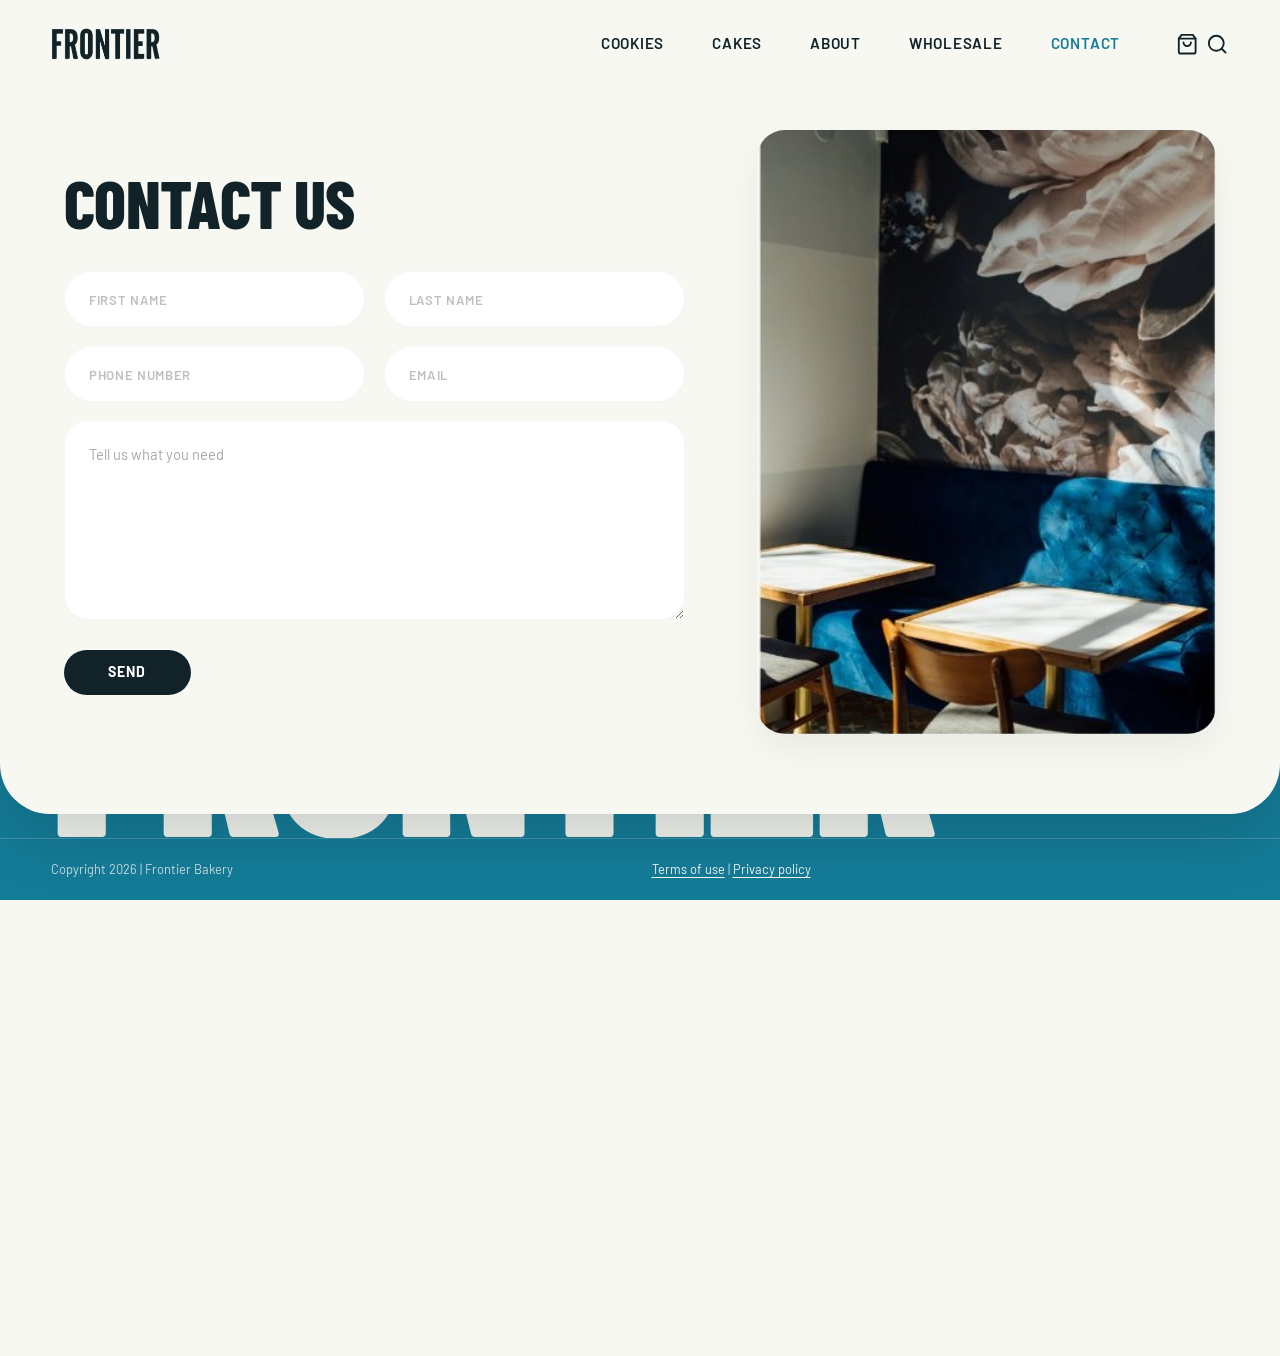
<file: contact.html>
<!DOCTYPE html>
<html lang="en">

<head>
  <meta charset="UTF-8">
  <meta name="viewport" content="width=device-width, initial-scale=1.0">
  <title>Contact Us | Frontier Bakery</title>
  <link rel="icon" type="image/svg+xml" href="Components/cookie_full.svg">
  <link rel="stylesheet" href="main.css">
  <link rel="preconnect" href="https://fonts.googleapis.com">
  <link
    href="https://fonts.googleapis.com/css2?family=Barlow+Condensed:wght@400;600;700;800;900&family=Barlow:wght@400;500;600&display=swap"
    rel="stylesheet">
</head>

<body class="light-theme">

  <!-- HEADER / NAV -->
  <header id="main-header">
    <div class="site_logo">
      <a href="index.html" class="logo-link">
        <div class="Logo_Dark Shown">
          <img src="Components/frontier-logo-dark.png" alt="Frontier" />
        </div>
      </a>
    </div>
    <nav>
      <ul class="main-menu">
        <li><a href="index.html#tab-cookies">Cookies</a></li>
        <li><a href="index.html#tab-cakes">Cakes</a></li>
        <li><a href="index.html#about">About</a></li>
        <li><a href="#">Wholesale</a></li>
        <li><a href="contact.html" class="active">Contact</a></li>
      </ul>
      <div class="main-menu_right">
        <a href="#" class="menu_icon" aria-label="Cart">
          <svg class="Icon" xmlns="http://www.w3.org/2000/svg" viewBox="0 0 24 24" fill="none" stroke="currentColor"
            stroke-width="2" stroke-linecap="round" stroke-linejoin="round">
            <path d="M6 2L3 6v14a2 2 0 002 2h14a2 2 0 002-2V6l-3-4z" />
            <line x1="3" y1="6" x2="21" y2="6" />
            <path d="M16 10a4 4 0 01-8 0" />
          </svg>
        </a>
        <a href="#" class="menu_icon" aria-label="Search">
          <svg class="Icon" xmlns="http://www.w3.org/2000/svg" viewBox="0 0 24 24" fill="none" stroke="currentColor"
            stroke-width="2" stroke-linecap="round" stroke-linejoin="round">
            <circle cx="11" cy="11" r="8" />
            <line x1="21" y1="21" x2="16.65" y2="16.65" />
          </svg>
        </a>
      </div>
      <button class="menu_icon burger" aria-label="Menu">
        <svg xmlns="http://www.w3.org/2000/svg" viewBox="0 0 24 24" fill="none" stroke="currentColor" stroke-width="2">
          <line x1="3" y1="6" x2="21" y2="6" />
          <line x1="3" y1="12" x2="21" y2="12" />
          <line x1="3" y1="18" x2="21" y2="18" />
        </svg>
      </button>
    </nav>
  </header>

  <main class="Contact_Page_Main">
    <section class="Contact_Section">
      <div class="Contact_Container">

        <!-- Left Column: Form -->
        <div class="Contact_Form_Column">
          <h1 class="Contact_Heading">CONTACT US</h1>

          <form class="Contact_Form" id="contact-form">
            <div class="Form_Row Form_Row_2">
              <input type="text" name="firstName" placeholder="FIRST NAME" class="Contact_Input" required />
              <input type="text" name="lastName" placeholder="LAST NAME" class="Contact_Input" required />
            </div>

            <div class="Form_Row Form_Row_2">
              <input type="tel" name="phoneNumber" placeholder="PHONE NUMBER" class="Contact_Input" />
              <input type="email" name="email" placeholder="EMAIL" class="Contact_Input" required />
            </div>

            <div class="Form_Row">
              <textarea name="message" placeholder="Tell us what you need" rows="6" class="Contact_Textarea"
                required></textarea>
            </div>

            <div class="Form_Action">
              <button type="submit" class="Contact_Submit_Btn">SEND</button>
            </div>
          </form>
        </div>

        <!-- Right Column: Cafe Interior Photo -->
        <div class="Contact_Image_Column">
          <div class="Contact_Image_Card">
            <img src="Components/contact-cafe.jpg" alt="Frontier Bakery cafe interior" class="Contact_Image" />
          </div>
        </div>

      </div>
    </section>
  </main>

  <!-- FOOTER -->
  <footer class="Site_Footer">
    <div class="Footer_Top">
      <div class="Footer_Info">
        <p><a href="mailto:bonjour@frontierbakery.com">bonjour@frontierbakery.com</a><br><a href="tel:+919033995419">+91
            90339 95419</a></p>
        <div class="Footer_Apps">
          <a href="#" class="Footer_App uber-eats">Uber<br>Eats</a>
          <a href="#" class="Footer_App doordash">D</a>
        </div>
        <a href="#" class="Footer_Instagram">Follow us on Instagram</a>
      </div>
      <div class="Footer_Nav">
        <ul>
          <li><a href="index.html#tab-cookies">Cookies</a></li>
          <li><a href="index.html#tab-cakes">Cakes</a></li>
          <li><a href="index.html#about">About</a></li>
        </ul>
        <ul>
          <li><a href="#">Wholesale</a></li>
          <li><a href="contact.html">Contact</a></li>
          <li><a href="#">Français</a></li>
        </ul>
      </div>
      <div class="Footer_Newsletter">
        <form class="Newsletter_Form small">
          <input type="email" placeholder="EMAIL" class="Newsletter_Input" />
          <button type="submit" class="Newsletter_Btn">JOIN</button>
        </form>
      </div>
    </div>
    <div class="Footer_Big_Name">FRONTIER</div>
    <div class="Footer_Bottom">
      <span>Copyright 2026 | Frontier Bakery</span>
      <span><a href="#">Terms of use</a> | <a href="#">Privacy policy</a></span>
      <span></span>
    </div>
  </footer>

  <script src="main.js"></script>
</body>

</html>
</file>
<file: main.css>
/* ========================================
   BERNICE BAKERY - Main Stylesheet
   ======================================== */

/* FONTS */
@import url('https://fonts.googleapis.com/css2?family=Barlow+Condensed:wght@400;600;700;800;900&family=Barlow:wght@400;500;600&display=swap');

/* CSS VARIABLES */
:root {
  --pink: #ffa7ee;
  --beige: #f8f8f2;
  --blue: #147c98;
  --dark: #112229;
  --text-font: 'Barlow', sans-serif;
  --hero-font: 'Barlow Condensed', sans-serif;
  --title-font: 'Barlow Condensed', sans-serif;
  --ulu-curve: cubic-bezier(.28, .71, 0, .98);
}

/* RESET & BASE */
*,
*::before,
*::after {
  box-sizing: border-box;
  line-height: 1;
  margin: 0;
  padding: 0;
}

*::selection {
  background-color: var(--pink);
  color: var(--blue);
}

*::-webkit-scrollbar {
  width: 10px;
}

*::-webkit-scrollbar-track {
  background: transparent;
}

*::-webkit-scrollbar-thumb {
  background-color: var(--dark);
  border: 2px solid var(--beige);
  border-radius: 100px;
}

html {
  scroll-behavior: smooth;
}

body {
  margin: 0;
  padding: 0;
  background-color: var(--beige);
  color: var(--dark);
  font-family: var(--text-font);
  font-size: 1.1rem;
}

a {
  text-decoration: none;
  color: var(--dark);
}

p {
  line-height: 1.4;
}

ul {
  list-style: none;
}

img {
  user-select: none;
  max-width: 100%;
  display: block;
}

/* ========================================
   HEADER / NAV
   ======================================== */
header {
  display: flex;
  position: fixed;
  top: 0;
  left: 0;
  width: 100%;
  z-index: 100;
  align-items: center;
  justify-content: space-between;
  padding: 24px 4vw;
  transition: all 0.8s var(--ulu-curve);
}

header::before {
  content: '';
  position: absolute;
  top: 0;
  left: 0;
  width: 100%;
  height: 100%;
  background-color: var(--beige);
  transform: translateY(-101%);
  transition: all 0.8s var(--ulu-curve);
  z-index: -1;
}

header.filled::before {
  transform: translateY(0);
}

.site_logo {
  width: 200px;
  height: 40px;
  position: relative;
  overflow: hidden;
}

.site_logo .logo-link {
  display: block;
  width: 100%;
  height: 100%;
}

.Logo_Light,
.Logo_Dark {
  position: absolute;
  top: 50%;
  left: 0;
  transition: transform 0.5s var(--ulu-curve);
  display: flex;
  align-items: center;
}

.Logo_Light img,
.Logo_Dark img {
  height: 32px;
  width: auto;
  object-fit: contain;
}

.Logo_Light {
  transform: translateY(-175%);
}

.Logo_Dark {
  transform: translateY(75%);
}

.Logo_Light.Shown {
  transform: translateY(-50%);
}

.Logo_Dark.Shown {
  transform: translateY(-50%);
}

/* When header fills (scrolled): dark logo shows, light hides */
header.filled .Logo_Light {
  transform: translateY(75%) !important;
}

header.filled .Logo_Dark {
  transform: translateY(-50%) !important;
}

/* Fallback text logos */
.logo-text,
.logo-text-dark {
  font-family: var(--hero-font);
  font-weight: 800;
  font-size: 1.6rem;
  letter-spacing: 0.05em;
}

.logo-text {
  color: var(--beige);
}

.logo-text-dark {
  color: var(--dark);
}

nav {
  display: flex;
  align-items: center;
}

.main-menu {
  display: flex;
  justify-content: center;
  gap: 0;
}

.main-menu li {
  margin: 0 1.5rem;
  display: flex;
  align-items: center;
}

.main-menu li a {
  text-transform: uppercase;
  font-weight: 600;
  font-size: 0.95rem;
  letter-spacing: 0.05em;
  color: var(--beige);
  transition: color 0.3s;
}

.main-menu li a:hover {
  color: var(--pink);
}

header.filled .main-menu li a {
  color: var(--dark);
}

header.filled .main-menu li a:hover {
  color: var(--blue);
}

.main-menu_right {
  display: flex;
  align-items: center;
  gap: 0.5rem;
  margin-left: 2rem;
}

.menu_icon {
  display: block;
  width: 1.4rem;
  height: 1.4rem;
  background: none;
  border: none;
  cursor: pointer;
  color: var(--beige);
  transition: color 0.5s, transform 0.3s;
}

.menu_icon:hover {
  color: var(--pink);
  transform: scale(1.1);
}

header.filled .menu_icon {
  color: var(--dark);
}

header.filled .menu_icon:hover {
  color: var(--blue);
}

.menu_icon .Icon {
  width: 100%;
  height: 100%;
}

.menu_icon.burger {
  display: none;
}

/* ========================================
   HERO SECTION
   ======================================== */
.Hero_Section {
  position: relative;
  width: 100%;
  background-color: var(--beige);
}

.Hero_Wrapper {
  position: relative;
  display: flex;
  flex-direction: column;
  justify-content: flex-end;
  align-items: flex-end;
  width: 100%;
  height: 100vh;
  max-height: 110vh;
  overflow: hidden;
  padding: 4vw;
  border-radius: 0;
  transition: border-radius 0.1s linear;
  will-change: border-radius;
}

.Hero_Back_Img {
  position: absolute;
  top: -10%;
  left: -5%;
  width: 110%;
  height: 125%;
  z-index: 0;
  overflow: hidden;
  background-color: transparent;
  pointer-events: none;
}

.Hero_Back_Img img,
.Hero_Img {
  width: 100%;
  height: 100%;
  object-fit: cover;
  opacity: 1;
  filter: none;
  transform-origin: center center;
  transform: scale(1.0);
  will-change: transform;
}

.Hero_Content {
  position: relative;
  z-index: 2;
  display: flex;
  justify-content: space-between;
  align-items: flex-end;
  width: 100%;
  pointer-events: none;
}

.Hero_Content * {
  pointer-events: auto;
}

.Hero_Heading_wrapper {
  width: 85%;
  position: relative;
  z-index: 2;
}

.Hero_Heading {
  color: var(--beige);
  font-family: var(--hero-font);
  text-transform: uppercase;
  font-size: 11vw;
  font-weight: 800;
  line-height: 0.82;
  letter-spacing: -0.01em;
  will-change: transform;
  user-select: none;
}

.Hero_Line {
  display: block;
  will-change: transform;
  transition: transform 0.08s linear;
}

.Hero_Heading .Word {
  display: inline-block;
  overflow: visible;
  margin-right: 0.2em;
}

.Hero_Heading .Word span {
  display: inline-block;
  will-change: transform;
  transition: transform 0.15s ease-out;
}

.Hero_Float {
  position: absolute;
  bottom: 12%;
  left: 100%;
  margin-left: -2rem;
  will-change: transform;
  transition: transform 0.08s linear;
  z-index: 5;
}

.Hero_Float_Inner {
  font-family: var(--title-font);
  background-color: var(--pink);
  color: var(--beige);
  text-transform: uppercase;
  font-size: 1.8rem;
  font-weight: 700;
  border-radius: 10000px;
  cursor: pointer;
  user-select: none;
  width: 160px;
  height: 160px;
  display: flex;
  align-items: center;
  justify-content: center;
  text-align: center;
  transition: all 0.4s var(--ulu-curve);
  transform: rotate(30deg);
  letter-spacing: 0.05em;
  box-shadow: 0 10px 30px rgba(0, 0, 0, 0.25);
  position: relative;
}

/* Bite Mask Effect on Hover using Components/bite-mask.svg */
.Hero_Float_Inner:hover {
  -webkit-mask: url("Components/bite-mask.svg") no-repeat center / contain;
  mask: url("Components/bite-mask.svg") no-repeat center / contain;
  transform: rotate(12deg) scale(0.92);
  background-color: var(--pink);
}

/* Floating SVG Stickers in Hero */
.Hero_Stickers {
  position: absolute;
  inset: 0;
  pointer-events: none;
  z-index: 1;
}

.Hero_Sticker {
  position: absolute;
  pointer-events: auto;
  cursor: pointer;
  filter: drop-shadow(0 14px 28px rgba(0, 0, 0, 0.4));
  will-change: transform;
  transition: transform 0.1s linear, filter 0.3s;
}

.Hero_Sticker:hover {
  filter: drop-shadow(0 18px 36px rgba(255, 167, 238, 0.45));
}

.Sticker_Cake {
  top: 14%;
  right: 14%;
  width: 130px;
  animation: floatStickerCake 4.5s ease-in-out infinite alternate;
}

.Sticker_Cookie {
  top: 48%;
  right: 28%;
  width: 140px;
  animation: floatStickerCookie 5.5s ease-in-out infinite alternate;
}

@keyframes floatStickerCake {
  0% {
    transform: translateY(0px) rotate(-6deg);
  }

  100% {
    transform: translateY(-14px) rotate(4deg);
  }
}

@keyframes floatStickerCookie {
  0% {
    transform: translateY(0px) rotate(8deg);
  }

  100% {
    transform: translateY(-12px) rotate(-4deg);
  }
}

/* ========================================
   MARQUEE
   ======================================== */
.Marquee {
  margin: 1.5rem 0;
  overflow: hidden;
  width: 100%;
}

.Marquee_Content {
  width: max-content;
  display: flex;
  flex-wrap: nowrap;
  animation: MarqueeScroll 20s infinite linear;
}

.Marquee_Content.Reversed {
  animation-direction: reverse;
  animation-duration: 30s;
}

.Marquee_Content div {
  display: inline-block;
  font-family: var(--title-font);
  font-weight: 800;
  text-transform: uppercase;
  font-size: 7rem;
  margin: 0.5rem 1rem;
  color: var(--blue);
  white-space: nowrap;
}

.Marquee_Content .Reversed {
  color: var(--beige);
  -webkit-text-stroke: 1.5px var(--blue);
}

@keyframes MarqueeScroll {
  0% {
    transform: translateX(0);
  }

  100% {
    transform: translateX(-50%);
  }
}

/* ========================================
   ARCHES DISPLAY
   ======================================== */
.Arches_Display_Section {
  padding: 2rem 0;
  overflow: hidden;
}

.SectionTitle {
  font-family: var(--title-font);
  font-weight: 800;
  font-size: 5rem;
  text-transform: uppercase;
  color: var(--dark);
  line-height: 0.9;
  padding: 0 4vw;
  margin-bottom: 2rem;
}

.Arches_Display_Container {
  overflow: hidden;
  width: 100%;
}

.Arches_Display_Inner {
  display: flex;
  width: max-content;
  gap: 1.5rem;
  align-items: flex-end;
  animation: scroll 40s infinite linear;
  padding-bottom: 1rem;
}

.Arch_Item {
  display: flex;
  flex-direction: column;
  align-items: center;
  gap: 0.5rem;
}

/* Arch / window shape */
.Window_Image,
.Arch_Shape {
  width: 20vw;
  height: 30vw;
  border-radius: 100vw 100vw 0 0;
  overflow: hidden;
  flex-shrink: 0;
}

.Window_Image img,
.Arch_Shape img {
  width: 100%;
  height: 100%;
  object-fit: cover;
  transition: transform 0.6s var(--ulu-curve);
}

.Arches_Display_Section .Window_Image {
  background: #ffffff;
  display: flex;
  align-items: center;
  justify-content: center;
  padding: 1.5rem 1rem;
  box-shadow: 0 4px 20px rgba(17, 34, 41, 0.06);
}

.Arches_Display_Section .Window_Image img {
  object-fit: contain;
}

.Window_Image:hover img,
.Arch_Shape:hover img {
  transform: scale(1.05);
}

.Arches_Display_Icon {
  width: 100px;
  aspect-ratio: 1;
}

.Arches_Display_Icon img {
  width: 100%;
  height: 100%;
  object-fit: contain;
}

@keyframes scroll {
  0% {
    transform: translateX(0);
  }

  100% {
    transform: translateX(-50%);
  }
}

/* ========================================
   ABOUT SECTION
   ======================================== */
.About_Section {
  padding: 6rem 4vw;
}

.About_Content {
  display: flex;
  justify-content: space-between;
  align-items: flex-start;
  gap: 4rem;
}

.About_Left {
  flex: 0 0 50%;
}

.About_Heading {
  font-family: var(--title-font);
  font-weight: 800;
  font-size: 4rem;
  text-transform: uppercase;
  color: var(--blue);
  line-height: 0.95;
  margin-bottom: 2rem;
}

.About_Icon {
  width: 150px;
  margin-top: 1rem;
}

.About_Icon img {
  width: 100%;
  object-fit: contain;
}

.About_Right {
  flex: 0 0 40%;
  padding-top: 1rem;
}

.About_Right p {
  font-size: 1.1rem;
  line-height: 1.6;
  color: var(--dark);
}

/* ========================================
   BESTSELLERS SECTION & BACKGROUND TEXT BELT
   ======================================== */
.Bestsellers_Section {
  position: relative;
  padding: 5rem 4vw;
  overflow: hidden;
  background-color: var(--beige);
}

.Bestsellers_Background_Belt {
  position: absolute;
  top: 50%;
  left: 50%;
  width: 170%;
  transform: translate(-50%, -50%) rotate(-10deg);
  transform-origin: center;
  z-index: 0;
  pointer-events: none;
  user-select: none;
  display: flex;
  flex-direction: column;
  gap: 0.35rem;
  overflow: hidden;
}

.Belt_Row {
  width: 100%;
  overflow: hidden;
  white-space: nowrap;
}

.Belt_Content {
  display: flex;
  width: max-content;
  will-change: transform;
  animation: BeltScroll 30s infinite linear;
}

.Belt_Content.Reversed {
  animation: BeltScrollReverse 36s infinite linear;
}

.Belt_Content span {
  display: inline-block;
  font-family: var(--title-font);
  font-weight: 800;
  text-transform: uppercase;
  font-size: clamp(4.5rem, 6.8vw, 7rem);
  line-height: 0.85;
  margin: 0.1rem 1.25rem;
  color: var(--blue);
  white-space: nowrap;
  letter-spacing: -0.01em;
}

.Belt_Content span.Outlined {
  color: var(--beige);
  -webkit-text-stroke: 1.5px var(--blue);
  text-shadow: 1px 1px 0 var(--blue), -1px 1px 0 var(--blue), -1px -1px 0 var(--blue), 1px -1px 0 var(--blue);
}

@keyframes BeltScroll {
  0% {
    transform: translateX(0);
  }

  100% {
    transform: translateX(-50%);
  }
}

@keyframes BeltScrollReverse {
  0% {
    transform: translateX(-50%);
  }

  100% {
    transform: translateX(0);
  }
}

.Bestsellers_Grid {
  position: relative;
  z-index: 1;
  display: grid;
  grid-template-columns: repeat(3, 1fr);
  gap: 2.5rem;
  max-width: 1400px;
  margin: 0 auto;
}

/* Product Item uses arch shape for bestsellers */
.Bestsellers_Grid .Product_Item {
  background-color: var(--beige);
  border: 2px solid var(--blue);
  border-radius: 500px 500px 2.5rem 2.5rem;
  padding: 1.5rem;
  display: flex;
  flex-direction: column;
  position: relative;
  z-index: 1;
}

.Bestsellers_Grid .Product_Item_Image {
  border-radius: 500px 500px 1.5rem 1.5rem !important;
  border: none !important;
  margin-bottom: 1.25rem;
  overflow: hidden;
}

.Bestsellers_Grid .Product_Item_Content {
  margin-top: auto;
}

.Bestsellers_Grid .Product_Item_Submit_Container {
  margin-top: 1.25rem;
}

/* ========================================
   PRODUCT ITEM
   ======================================== */
.Product_Item {
  width: 100%;
}

.Product_Item_Image {
  display: block;
  aspect-ratio: 1;
  border-radius: 1.5rem;
  overflow: hidden;
  margin: 0 0 1.5rem;
  position: relative;
  cursor: pointer;
}

.Product_Item_Image img {
  width: 100%;
  height: 100%;
  object-fit: cover;
  transition: all 0.5s var(--ulu-curve);
}

.Product_Item_Image.Square {
  border-radius: 1.5rem;
}

.Product_Item_Second_Image {
  position: absolute;
  inset: 0;
  opacity: 0;
  transition: opacity 0.5s var(--ulu-curve);
  pointer-events: none;
}

.Product_Item_Second_Image img {
  width: 100%;
  height: 100%;
  object-fit: cover;
}

.Product_Item_Image:hover .Product_Item_Second_Image {
  opacity: 1;
}

.Product_Item_Image:hover>img:first-child {
  opacity: 0;
}

.Product_Item_Content {
  display: flex;
  justify-content: space-between;
  align-items: center;
  margin-top: 5px;
  gap: 1rem;
}

.Product_Item_Title {
  font-family: var(--title-font);
  text-transform: uppercase;
  font-size: 1.3rem;
  font-weight: 700;
  margin: 0.5rem 0;
  line-height: 1.1;
}

.Price {
  font-family: var(--text-font);
  font-weight: 600;
  font-size: 1.1rem;
  display: block;
  margin-top: 0.4rem;
}

.Format,
.Weight {
  font-size: 13px;
  color: #555;
}

.Separator_Dot {
  display: inline-block;
  margin: 0 0.4rem 0.15rem;
  width: 4px;
  height: 4px;
  border-radius: 50%;
  background-color: var(--dark);
  vertical-align: middle;
}

/* Quantity Selector */
.Quantity_Selector {
  display: flex;
  align-items: center;
  gap: 0.5rem;
  flex-shrink: 0;
}

.qty-btn {
  width: 2.4rem;
  height: 2.4rem;
  border-radius: 50%;
  border: none;
  font-size: 1.3rem;
  font-weight: 700;
  cursor: pointer;
  display: flex;
  align-items: center;
  justify-content: center;
  transition: all 0.3s;
  line-height: 1;
}

.qty-btn.minus {
  background-color: var(--blue);
  color: var(--beige);
}

.qty-btn.plus {
  background-color: var(--pink);
  color: var(--dark);
}

.qty-btn:hover {
  transform: scale(1.1);
}

.qty-btn.plus {
  background-color: var(--pink);
  color: var(--dark);
}

.qty-btn:hover {
  transform: scale(1.1);
}

.qty-num {
  font-family: var(--title-font);
  font-size: 1.1rem;
  font-weight: 600;
  min-width: 1.5rem;
  text-align: center;
}

/* Add to Cart Button */
.Product_Item_Submit_Container {
  margin-top: 1rem;
  position: relative;
  border-radius: 100px;
  overflow: hidden;
  background-color: var(--pink);
  border: 2px solid var(--pink);
}

.Product_Item_Submit_Container::before {
  content: '';
  width: 200%;
  aspect-ratio: 1;
  position: absolute;
  top: var(--mouse-y, 50%);
  left: var(--mouse-x, 50%);
  border-radius: 1000px;
  transform-origin: center;
  background-color: var(--beige);
  transform: translate(-50%, -50%) scale(0);
  transition: transform 1.2s var(--ulu-curve);
  z-index: 1;
}

.Product_Item_Submit_Container:hover::before {
  transform: translate(-50%, -50%) scale(1.05);
}

.Product_Item_Submit {
  border: none;
  background-color: transparent;
  font-family: var(--title-font);
  color: var(--dark);
  text-transform: uppercase;
  width: 100%;
  padding: 1rem 1rem 0.8rem;
  font-size: 1.3rem;
  font-weight: 700;
  cursor: pointer;
  user-select: none;
  position: relative;
  z-index: 2;
  transition: all 0.8s var(--ulu-curve);
  letter-spacing: 0.05em;
}

.Product_Item_Submit_Container:hover .Product_Item_Submit {
  transform: scale(0.9);
}

/* Ingredient Tags */
.Product_Item_Ingredient {
  position: absolute;
  top: 50%;
  left: 50%;
  transform-origin: center;
  transform: translate(-50%, -50%) scale(0);
  transition: all 0.8s var(--ulu-curve);
  font-size: 0.75rem;
  text-transform: uppercase;
  color: var(--beige);
  background-color: var(--pink);
  padding: 6px 10px;
  border-radius: 200px;
  text-align: center;
  pointer-events: none;
  font-weight: 600;
  letter-spacing: 0.05em;
  white-space: nowrap;
}

.Product_Item_Image:hover .Product_Item_Ingredient {
  top: var(--top, 50%);
  left: var(--left, 50%);
  transform: translate(-50%, -50%) scale(1) rotate(var(--rotation, 0deg));
}

/* ========================================
   SHOP SECTION (TABS)
   ======================================== */
.Shop_Section {
  padding: 4rem 4vw;
  background-color: var(--beige);
}

.Shop_Tabs {
  display: flex;
  gap: 1rem;
  margin-bottom: 3rem;
}

.Shop_Tab {
  font-family: var(--title-font);
  font-weight: 700;
  font-size: 1.1rem;
  text-transform: uppercase;
  letter-spacing: 0.05em;
  padding: 0.7rem 1.8rem;
  border-radius: 100px;
  border: 2px solid var(--dark);
  background: transparent;
  cursor: pointer;
  transition: all 0.3s var(--ulu-curve);
  color: var(--dark);
}

.Shop_Tab.active {
  background-color: var(--dark);
  color: var(--beige);
}

.Shop_Tab:not(.active):hover {
  background-color: var(--pink);
  border-color: var(--pink);
  color: var(--dark);
}

.Shop_Grid {
  display: grid;
  grid-template-columns: repeat(3, 1fr);
  gap: 2.5rem;
}

.Shop_Grid.hidden {
  display: none;
}

/* ========================================
   COLLECTIONS CTA (CELEBRATE WITH CAKE)
   ======================================== */
.Collections_CTA_Section {
  display: flex;
  flex-direction: column;
  align-items: center;
  overflow: hidden;
  padding: 6rem 4vw;
  background-color: var(--beige);
}

.Collections_CTA_Image {
  position: relative;
  width: 440px;
  max-width: 86vw;
  margin: 5rem auto;
}

.CTA_Arch {
  width: 100%;
  aspect-ratio: 0.75;
  border-radius: 500px 500px 2.5rem 2.5rem;
  overflow: hidden;
  display: block;
  position: relative;
  box-shadow: 0 12px 40px rgba(17, 34, 41, 0.07);
}

.CTA_Arch img {
  width: 100%;
  height: 100%;
  object-fit: cover;
  display: block;
}

.Collections_CTA_Button {
  position: absolute;
  z-index: 4;
  background-color: var(--pink);
  border-radius: 50%;
  bottom: 0;
  left: 50%;
  transform: translate(-50%, 42%);
  overflow: hidden;
  transition: transform 0.4s var(--ulu-curve), box-shadow 0.4s ease;
  width: 130px;
  height: 130px;
  box-shadow: 0 6px 24px rgba(255, 167, 238, 0.45);
}

.Collections_CTA_Button::before {
  content: '';
  position: absolute;
  display: block;
  background-color: var(--beige);
  width: 200%;
  aspect-ratio: 1;
  border-radius: 10000px;
  top: 50%;
  left: 50%;
  transform-origin: center;
  transform: translate(-50%, -50%) scale(0);
  transition: transform 1.2s var(--ulu-curve);
  z-index: 1;
}

.Collections_CTA_Button:hover::before {
  transform: translate(-50%, -50%) scale(1.5);
}

.Collections_CTA_Button:hover {
  transform: translate(-50%, 42%) scale(1.08);
  box-shadow: 0 10px 32px rgba(255, 167, 238, 0.6);
}

.Collections_CTA_Button a {
  position: relative;
  display: flex;
  align-items: center;
  justify-content: center;
  width: 100%;
  height: 100%;
  color: #ffffff;
  font-family: var(--title-font);
  text-transform: uppercase;
  font-size: 1.55rem;
  font-weight: 800;
  letter-spacing: 0.06em;
  text-decoration: none;
  z-index: 2;
  transition: all 0.4s var(--ulu-curve);
}

.Collections_CTA_Button:hover a {
  transform: scale(0.92);
  color: var(--dark);
}

.Collections_CTA_Title_SVG {
  position: absolute;
  bottom: -8px;
  left: 50%;
  transform: translateX(-50%);
  width: 112%;
  height: auto;
  overflow: visible;
  pointer-events: none;
  z-index: 2;
}

.Collections_CTA_Title_SVG text {
  font-family: var(--title-font);
  font-weight: 900;
  font-size: 40px;
  letter-spacing: 0.04em;
  fill: var(--dark);
  text-transform: uppercase;
}

.Collections_CTA_Title_SVG textPath {
  will-change: startOffset;
}

/* ========================================
   TESTIMONIALS
   ======================================== */
.Testimonials_Section {
  padding: 4rem 4vw;
  background-color: var(--beige);
}

.Testimonials_Header {
  display: flex;
  align-items: center;
  justify-content: space-between;
  margin-bottom: 2rem;
}

.Testimonials_Nav {
  display: flex;
  gap: 0.5rem;
}

.Testimonials_Btn {
  width: 50px;
  height: 50px;
  border-radius: 50%;
  border: none;
  background-color: var(--dark);
  color: var(--beige);
  cursor: pointer;
  display: flex;
  align-items: center;
  justify-content: center;
  transition: all 0.3s;
}

.Testimonials_Btn svg {
  width: 20px;
  height: 20px;
}

.Testimonials_Btn:hover {
  background-color: var(--blue);
  transform: scale(1.05);
}

.View_All_Link {
  font-family: var(--title-font);
  font-weight: 700;
  font-size: 1.1rem;
  letter-spacing: 0.1em;
  text-transform: uppercase;
  color: var(--dark);
  text-decoration: underline;
  text-underline-offset: 4px;
  transition: color 0.3s;
}

.View_All_Link:hover {
  color: var(--blue);
}

.Testimonials_Scroller {
  overflow-x: hidden;
  margin: 2rem 0;
}

.Testimonials_Container {
  display: flex;
  flex-wrap: nowrap;
  width: max-content;
  animation: scroll 40s infinite linear;
}

.Testimonial {
  background-color: var(--blue);
  color: var(--beige);
  padding: 2.5rem;
  width: 480px;
  margin-right: 2rem;
  border-radius: 2rem;
  flex-shrink: 0;
}

.Testimonial:nth-child(2n) {
  background-color: var(--dark);
}

.Citations {
  font-family: var(--title-font);
  font-size: 4rem;
  font-weight: 800;
  margin: 0;
  margin-bottom: -1rem;
  color: var(--pink);
  line-height: 1;
}

.Testimonial p {
  font-family: var(--text-font);
  font-size: 0.95rem;
  line-height: 1.6;
  margin-top: 1.5rem;
}

.Testimonial_Logo {
  margin-top: 1.5rem;
  height: 50px;
  display: flex;
  align-items: center;
}

.Testimonial_Logo img {
  height: 40px;
  width: auto;
  object-fit: contain;
  filter: brightness(0) invert(1);
}

.logo-text-fallback {
  font-family: var(--title-font);
  font-weight: 800;
  font-size: 2rem;
  text-transform: uppercase;
  letter-spacing: 0.1em;
  color: var(--beige);
}

.eater-logo {
  font-family: sans-serif;
  font-weight: 900;
  letter-spacing: -0.02em;
}

.timeout-logo {
  font-family: serif;
  font-style: italic;
  font-weight: 700;
}

/* ========================================
   NEWSLETTER SECTION
   ======================================== */
.Newsletter_Section {
  padding: 3rem 4vw 7rem;
  background-color: var(--beige);
}

.Newsletter_Wrapper {
  background-color: var(--blue);
  border-radius: 2rem;
  padding: 3rem 4rem;
  display: flex;
  align-items: center;
  justify-content: center;
  gap: 2rem;
  position: relative;
  overflow: visible;
  min-height: 200px;
}

.Newsletter_Icon {
  width: 100px;
  flex-shrink: 0;
}

.Newsletter_Icon.left {
  transform: translateY(-20px);
}

.Newsletter_Icon.right {
  transform: translateY(-20px);
}

.Newsletter_Icon img {
  width: 100%;
  object-fit: contain;
}

.Newsletter_Content {
  text-align: center;
  flex: 1;
  max-width: 500px;
}

.Newsletter_Heading {
  font-family: var(--title-font);
  font-weight: 800;
  font-size: 3.5rem;
  text-transform: uppercase;
  color: var(--beige);
  line-height: 0.9;
  margin-bottom: 1rem;
  letter-spacing: -0.01em;
}

.Newsletter_Content p {
  color: var(--beige);
  font-size: 1rem;
  margin-bottom: 1.5rem;
  opacity: 0.9;
}

.Newsletter_Form {
  display: flex;
  gap: 0;
  border-radius: 100px;
  overflow: hidden;
  background-color: var(--pink);
  max-width: 450px;
  margin: 0 auto;
}

.Newsletter_Input {
  flex: 1;
  padding: 0.9rem 1.5rem;
  border: none;
  background: transparent;
  font-family: var(--text-font);
  font-size: 1rem;
  font-weight: 500;
  letter-spacing: 0.08em;
  text-transform: uppercase;
  outline: none;
  color: var(--dark);
}

.Newsletter_Input::placeholder {
  color: rgba(0, 0, 0, 0.5);
}

.Newsletter_Btn {
  padding: 0.9rem 1.8rem;
  background-color: var(--dark);
  color: var(--beige);
  border: none;
  font-family: var(--title-font);
  font-weight: 700;
  font-size: 1rem;
  letter-spacing: 0.08em;
  text-transform: uppercase;
  cursor: pointer;
  border-radius: 100px;
  transition: background-color 0.3s;
}

.Newsletter_Btn:hover {
  background-color: var(--blue);
}

/* ========================================
   MAIN CONTENT & FOOTER REVEAL EFFECT
   ======================================== */
main {
  position: relative;
  z-index: 2;
  background-color: var(--beige);
  border-radius: 0 0 50px 50px;
  box-shadow: 0 25px 60px rgba(17, 34, 41, 0.2);
  margin-bottom: var(--footer-height, 650px);
}

.Site_Footer {
  position: fixed;
  bottom: 0;
  left: 0;
  width: 100%;
  z-index: 1;
  background-color: var(--blue);
  color: var(--beige);
  overflow: hidden;
}

.Footer_Top {
  display: grid;
  grid-template-columns: 1fr 1fr 1fr;
  gap: 3rem;
  padding: 4rem 4vw 3rem;
}

.Footer_Info p {
  font-size: 0.9rem;
  line-height: 1.6;
  margin-bottom: 1rem;
  color: var(--beige);
}

.Footer_Info a {
  color: var(--beige);
  transition: opacity 0.3s;
}

.Footer_Info a:hover {
  opacity: 0.7;
}

.Footer_Apps {
  display: flex;
  gap: 0.5rem;
  margin: 1rem 0;
}

.Footer_App {
  display: flex;
  align-items: center;
  justify-content: center;
  width: 50px;
  height: 36px;
  border-radius: 8px;
  font-size: 0.65rem;
  font-weight: 800;
  line-height: 1.1;
  text-align: center;
  color: white;
  transition: transform 0.3s;
}

.Footer_App:hover {
  transform: scale(1.05);
}

.Footer_App.uber-eats {
  background-color: #06c167;
}

.Footer_App.doordash {
  background-color: #ff3008;
  font-size: 1.2rem;
}

.Footer_Instagram {
  color: var(--beige);
  font-size: 0.9rem;
  text-decoration: underline;
  text-underline-offset: 3px;
}

.Footer_Instagram:hover {
  opacity: 0.7;
}

.Footer_Nav {
  display: flex;
  gap: 3rem;
}

.Footer_Nav ul {
  display: flex;
  flex-direction: column;
  gap: 0.8rem;
}

.Footer_Nav li a {
  color: var(--beige);
  font-size: 0.9rem;
  text-transform: uppercase;
  font-weight: 600;
  letter-spacing: 0.05em;
  transition: opacity 0.3s;
}

.Footer_Nav li a:hover {
  opacity: 0.7;
}

.Footer_Newsletter {
  display: flex;
  align-items: center;
}

.Newsletter_Form.small {
  background-color: var(--pink);
  border-radius: 100px;
  overflow: hidden;
  display: flex;
}

.Newsletter_Form.small .Newsletter_Input {
  font-size: 0.85rem;
}

.Newsletter_Form.small .Newsletter_Btn {
  font-size: 0.85rem;
  padding: 0.75rem 1.3rem;
}

.Footer_Big_Name {
  font-family: var(--title-font);
  font-weight: 900;
  font-size: 20vw;
  text-transform: uppercase;
  color: var(--beige);
  line-height: 0.8;
  letter-spacing: -0.02em;
  padding: 0 4vw;
  margin-top: 2rem;
  overflow: hidden;
}

.Footer_Bottom {
  display: flex;
  justify-content: space-between;
  align-items: center;
  padding: 1.5rem 4vw;
  font-size: 0.8rem;
  border-top: 1px solid rgba(248, 248, 242, 0.2);
  color: rgba(248, 248, 242, 0.8);
}

.Footer_Bottom a {
  color: var(--beige);
  text-decoration: underline;
  text-underline-offset: 3px;
}

.Footer_Bottom a:hover {
  opacity: 0.7;
}

/* ========================================
   RESPONSIVE
   ======================================== */
@media screen and (max-width: 1024px) {

  .Shop_Grid,
  .Bestsellers_Grid {
    grid-template-columns: repeat(2, 1fr);
  }
}

@media screen and (max-width: 768px) {
  :root {
    font-size: 14px;
  }

  .menu_icon.burger {
    display: block;
  }

  .main-menu {
    display: none;
  }

  .Hero_Wrapper {
    height: 75vh;
    flex-direction: column;
    padding-bottom: 5rem;
  }

  .Hero_Heading_wrapper {
    width: 100%;
    display: flex;
    flex-direction: column-reverse;
    gap: 1rem;
  }

  .Hero_Heading {
    font-size: 17vw;
  }

  .Bestsellers_Background_Belt {
    width: 260%;
    gap: 0.4rem;
  }

  .Belt_Content span {
    font-size: 3.5rem;
    margin: 0.15rem 0.8rem;
  }

  .Bestsellers_Grid {
    grid-template-columns: 1fr;
    max-width: 420px;
    margin: 0 auto;
  }

  .Hero_Float_Inner {
    font-size: 1.3rem;
    padding: 1.3rem;
    width: 120px;
    height: 120px;
  }

  .Sticker_Cake {
    width: 85px;
    top: 8%;
    right: 6%;
  }

  .Sticker_Cookie {
    width: 95px;
    top: 32%;
    right: 14%;
  }

  .Marquee_Content div {
    font-size: 4rem;
  }

  .SectionTitle {
    font-size: 3rem;
  }

  .Window_Image,
  .Arch_Shape {
    width: 60vw;
    height: 80vw;
  }

  .Arches_Display_Icon {
    width: 70px;
  }

  .About_Content {
    flex-direction: column;
    gap: 2rem;
  }

  .About_Left {
    flex: auto;
  }

  .About_Right {
    flex: auto;
  }

  .About_Heading {
    font-size: 2.5rem;
  }

  .Bestsellers_Grid {
    grid-template-columns: 1fr;
  }

  .Shop_Grid {
    grid-template-columns: 1fr;
  }

  .Testimonial {
    width: 300px;
  }

  .Newsletter_Wrapper {
    flex-direction: column;
    padding: 2.5rem 2rem;
  }

  .Newsletter_Icon {
    display: none;
  }

  .Newsletter_Heading {
    font-size: 2.5rem;
  }

  .Footer_Top {
    grid-template-columns: 1fr;
    gap: 2rem;
  }

  .Footer_Bottom {
    flex-direction: column;
    gap: 0.5rem;
    text-align: center;
  }

  .Footer_Big_Name {
    font-size: 25vw;
  }

  .Collections_CTA_Image {
    width: 320px;
    max-width: 86vw;
    margin: 3.5rem auto;
  }

  .CTA_Arch {
    aspect-ratio: 0.75;
    height: auto;
  }

  .Collections_CTA_Button {
    width: 105px;
    height: 105px;
  }

  .Collections_CTA_Button a {
    font-size: 1.25rem;
  }
}

/* ========================================
   LIGHT THEME & CONTACT PAGE
   ======================================== */
body.light-theme {
  background-color: var(--beige);
  color: var(--dark);
}

body.light-theme header {
  background-color: var(--beige);
}

body.light-theme header.scrolled-shadow {
  box-shadow: 0 4px 20px rgba(0, 0, 0, 0.05);
}

body.light-theme header .Logo_Light {
  display: none !important;
}

body.light-theme header .Logo_Dark {
  transform: translateY(-50%) !important;
}

body.light-theme .main-menu li a {
  color: var(--dark);
}

body.light-theme .main-menu li a:hover,
body.light-theme .main-menu li a.active {
  color: var(--blue);
}

body.light-theme .menu_icon {
  color: var(--dark);
}

body.light-theme .menu_icon:hover {
  color: var(--blue);
}

/* Contact Page Layout */
.Contact_Page_Main {
  min-height: calc(100vh - 120px);
  display: flex;
  flex-direction: column;
  justify-content: center;
  background-color: var(--beige);
}

.Contact_Section {
  width: 100%;
  padding: 130px 5vw 80px 5vw;
}

.Contact_Container {
  max-width: 1220px;
  margin: 0 auto;
  display: grid;
  grid-template-columns: 1.15fr 0.85fr;
  gap: 4.5rem;
  align-items: center;
}

.Contact_Heading {
  font-family: var(--title-font);
  font-weight: 800;
  font-size: clamp(2.8rem, 5.2vw, 4.4rem);
  line-height: 1;
  letter-spacing: -0.01em;
  color: var(--dark);
  margin-bottom: 2.2rem;
  text-transform: uppercase;
}

.Contact_Form {
  display: flex;
  flex-direction: column;
  gap: 1.15rem;
}

.Form_Row {
  width: 100%;
}

.Form_Row_2 {
  display: grid;
  grid-template-columns: 1fr 1fr;
  gap: 1.15rem;
}

.Contact_Input {
  width: 100%;
  background-color: #ffffff;
  border: 1px solid rgba(0, 0, 0, 0.03);
  border-radius: 9999px;
  padding: 18px 24px;
  font-family: var(--text-font);
  font-size: 0.95rem;
  color: var(--dark);
  outline: none;
  transition: all 0.25s ease;
  box-shadow: 0 1px 3px rgba(0, 0, 0, 0.02);
}

.Contact_Input::placeholder {
  color: #bfbfbf;
  text-transform: uppercase;
  font-weight: 600;
  font-size: 0.82rem;
  letter-spacing: 0.05em;
}

.Contact_Input:focus {
  background-color: #ffffff;
  box-shadow: 0 0 0 3px rgba(20, 124, 152, 0.15);
  border-color: rgba(20, 124, 152, 0.35);
}

.Contact_Textarea {
  width: 100%;
  background-color: #ffffff;
  border: 1px solid rgba(0, 0, 0, 0.03);
  border-radius: 24px;
  padding: 22px 24px;
  font-family: var(--text-font);
  font-size: 0.95rem;
  color: var(--dark);
  outline: none;
  min-height: 200px;
  resize: vertical;
  line-height: 1.5;
  transition: all 0.25s ease;
  box-shadow: 0 1px 3px rgba(0, 0, 0, 0.02);
}

.Contact_Textarea::placeholder {
  color: #a8a8a8;
  text-transform: none;
  font-size: 0.92rem;
  font-weight: 400;
}

.Contact_Textarea:focus {
  background-color: #ffffff;
  box-shadow: 0 0 0 3px rgba(20, 124, 152, 0.15);
  border-color: rgba(20, 124, 152, 0.35);
}

.Form_Action {
  margin-top: 0.6rem;
}

.Contact_Submit_Btn {
  background-color: var(--dark);
  color: #ffffff;
  border: none;
  border-radius: 9999px;
  padding: 15px 44px;
  font-family: var(--text-font);
  font-weight: 700;
  font-size: 0.88rem;
  letter-spacing: 0.08em;
  text-transform: uppercase;
  cursor: pointer;
  transition: all 0.3s var(--ulu-curve);
  display: inline-flex;
  align-items: center;
  justify-content: center;
}

.Contact_Submit_Btn:hover {
  background-color: var(--blue);
  transform: translateY(-2px);
  box-shadow: 0 6px 18px rgba(20, 124, 152, 0.25);
}

.Contact_Submit_Btn:active {
  transform: translateY(0);
}

/* Contact Image Column */
.Contact_Image_Column {
  width: 100%;
  display: flex;
  justify-content: center;
}

.Contact_Image_Card {
  width: 100%;
  max-width: 480px;
  aspect-ratio: 0.76;
  border-radius: 28px;
  overflow: hidden;
  box-shadow: 0 14px 35px rgba(0, 0, 0, 0.06);
  background-color: #eae5d9;
}

.Contact_Image {
  width: 100%;
  height: 100%;
  object-fit: cover;
  display: block;
  transition: transform 0.6s var(--ulu-curve);
}

.Contact_Image_Card:hover .Contact_Image {
  transform: scale(1.03);
}

/* Responsive */
@media (max-width: 960px) {
  .Contact_Section {
    padding: 110px 5vw 60px 5vw;
  }

  .Contact_Container {
    grid-template-columns: 1fr;
    gap: 3.5rem;
  }

  .Contact_Image_Card {
    max-width: 520px;
    margin: 0 auto;
  }
}

@media (max-width: 600px) {
  .Form_Row_2 {
    grid-template-columns: 1fr;
  }

  .Contact_Heading {
    font-size: 2.6rem;
  }

  .Contact_Submit_Btn {
    width: 100%;
  }
}
</file>
